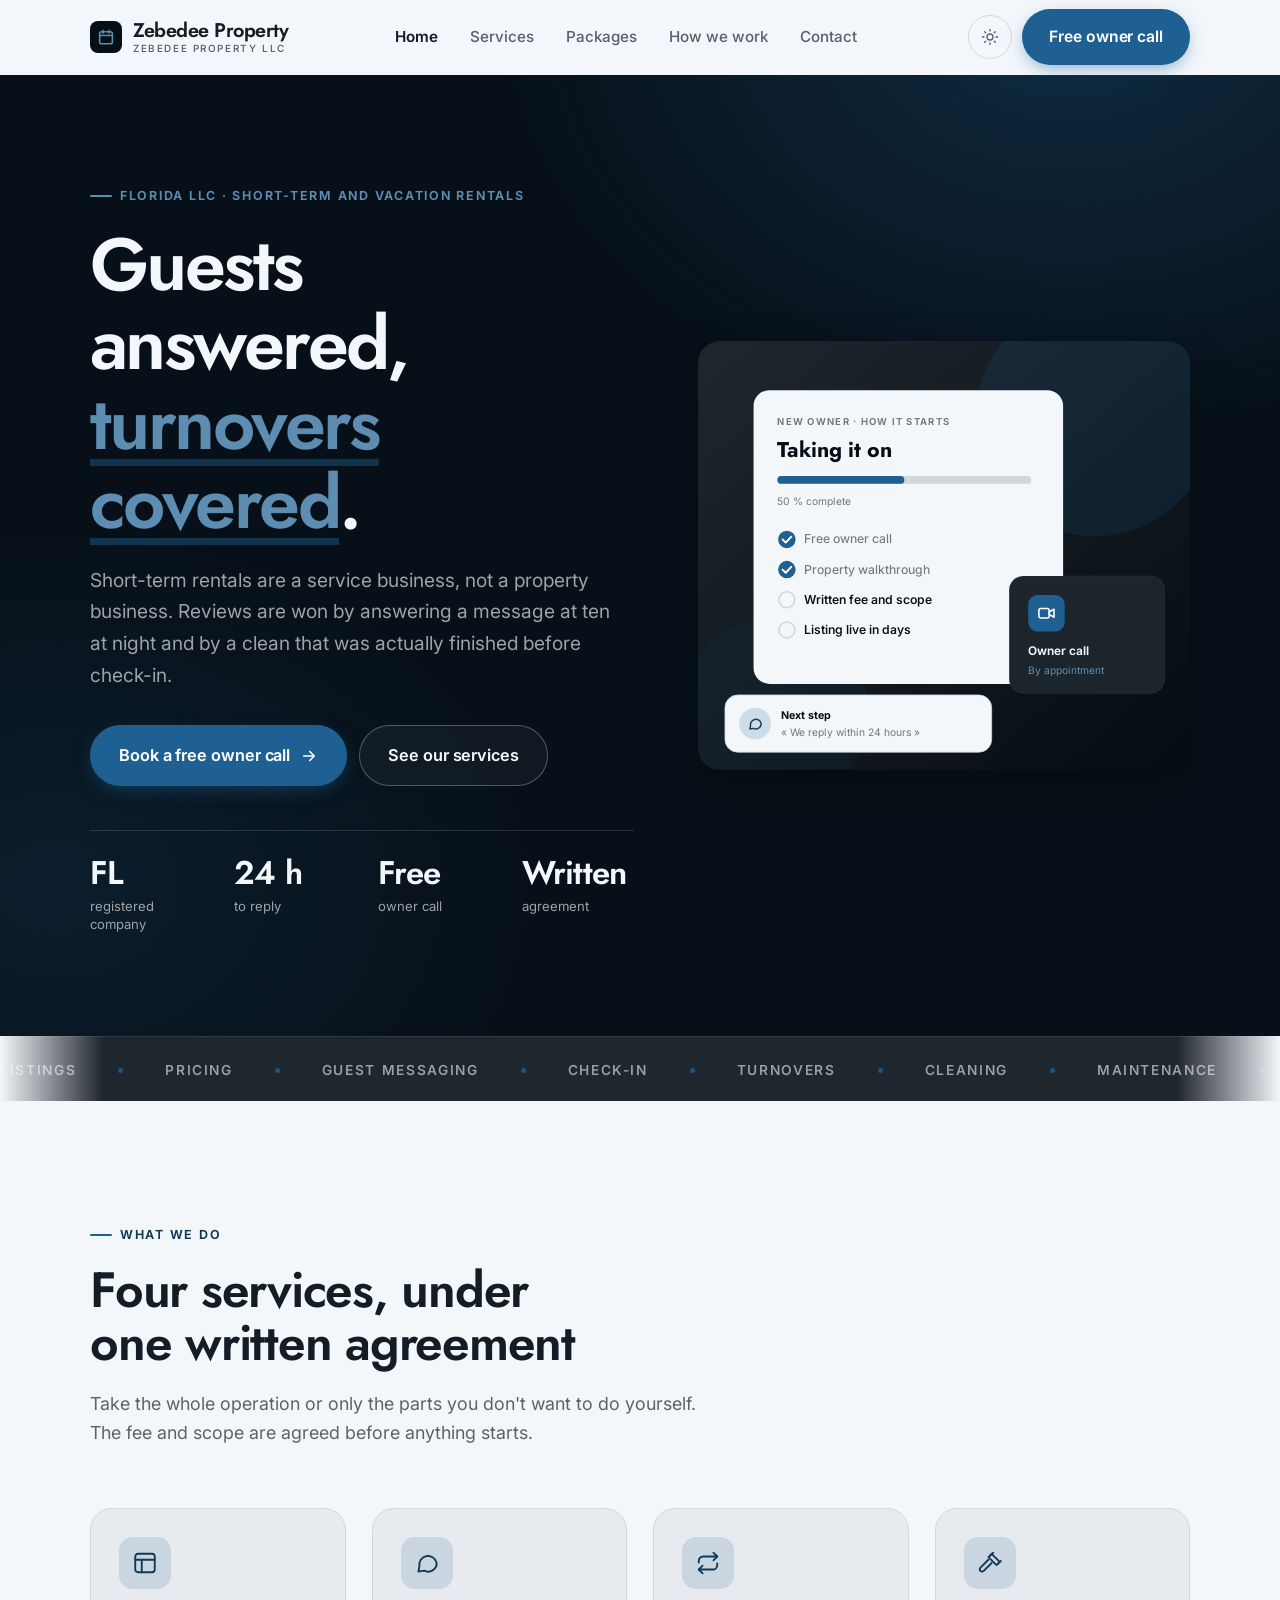
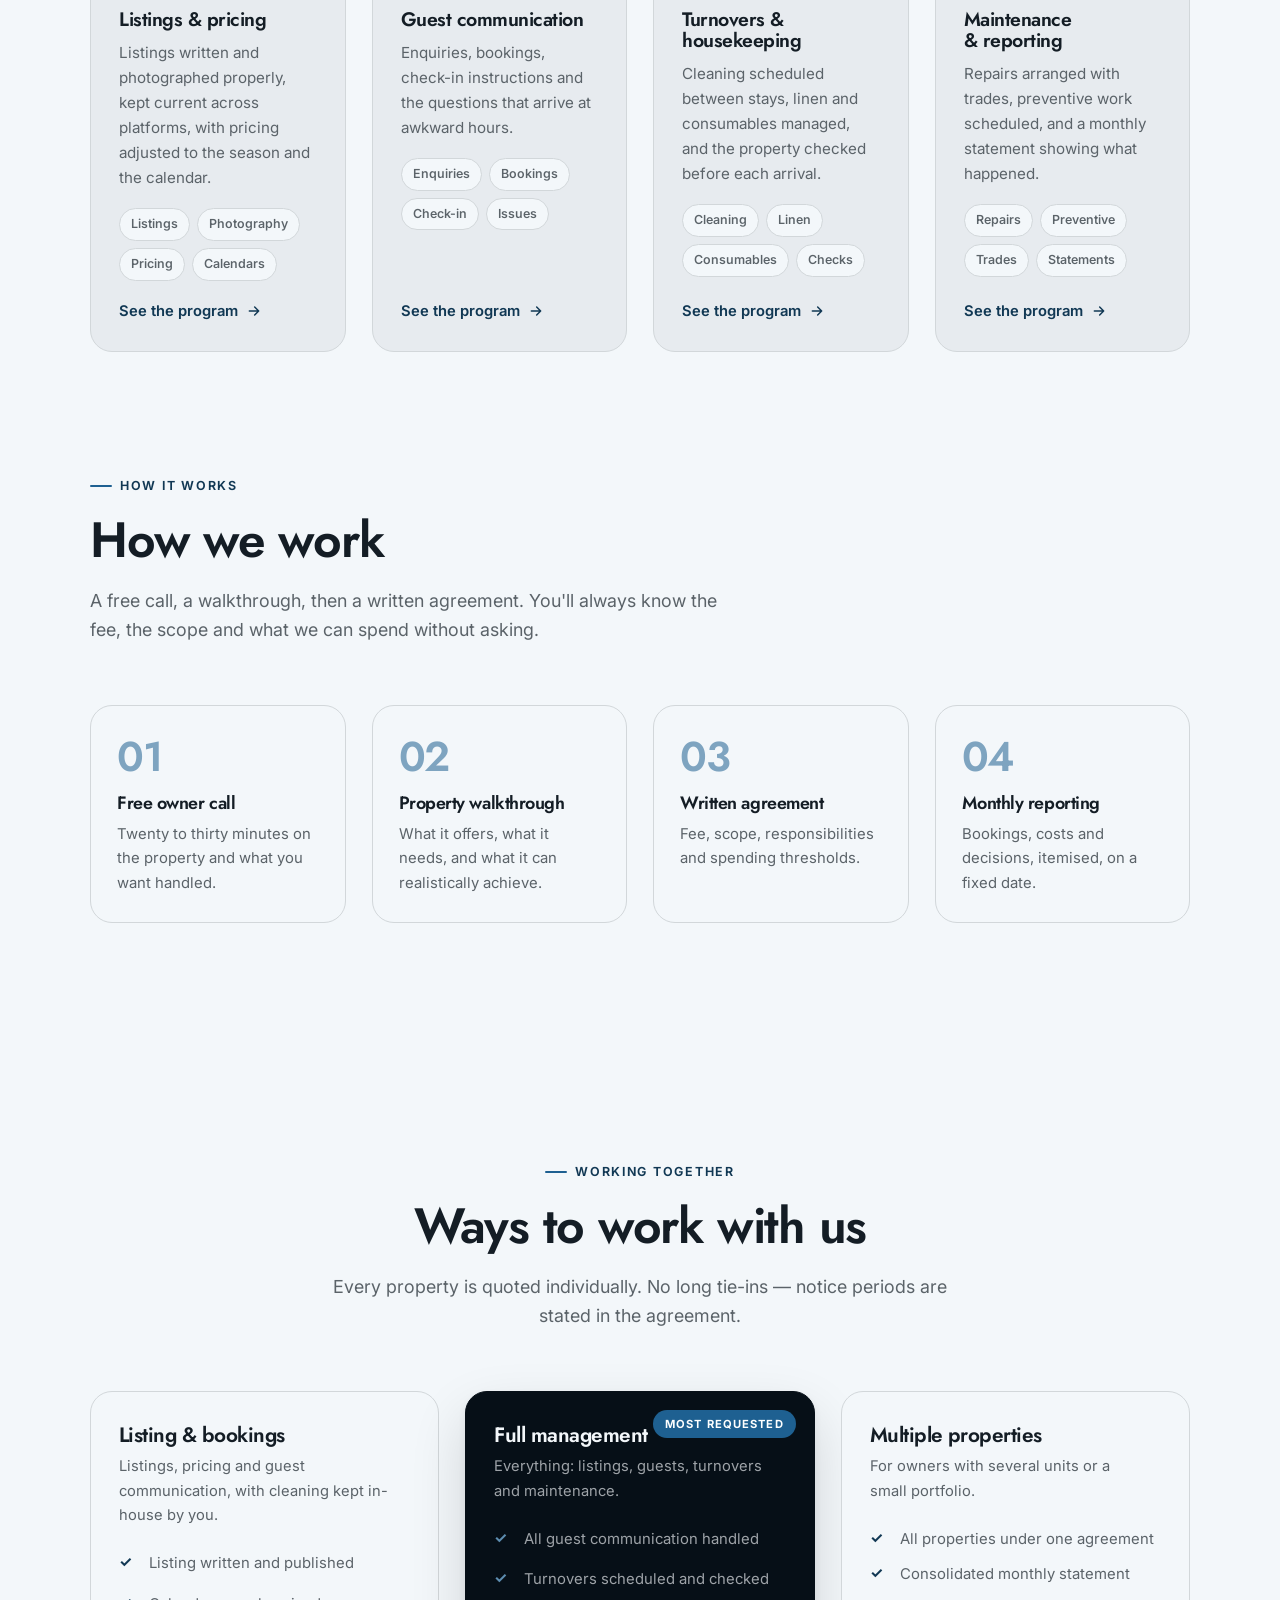
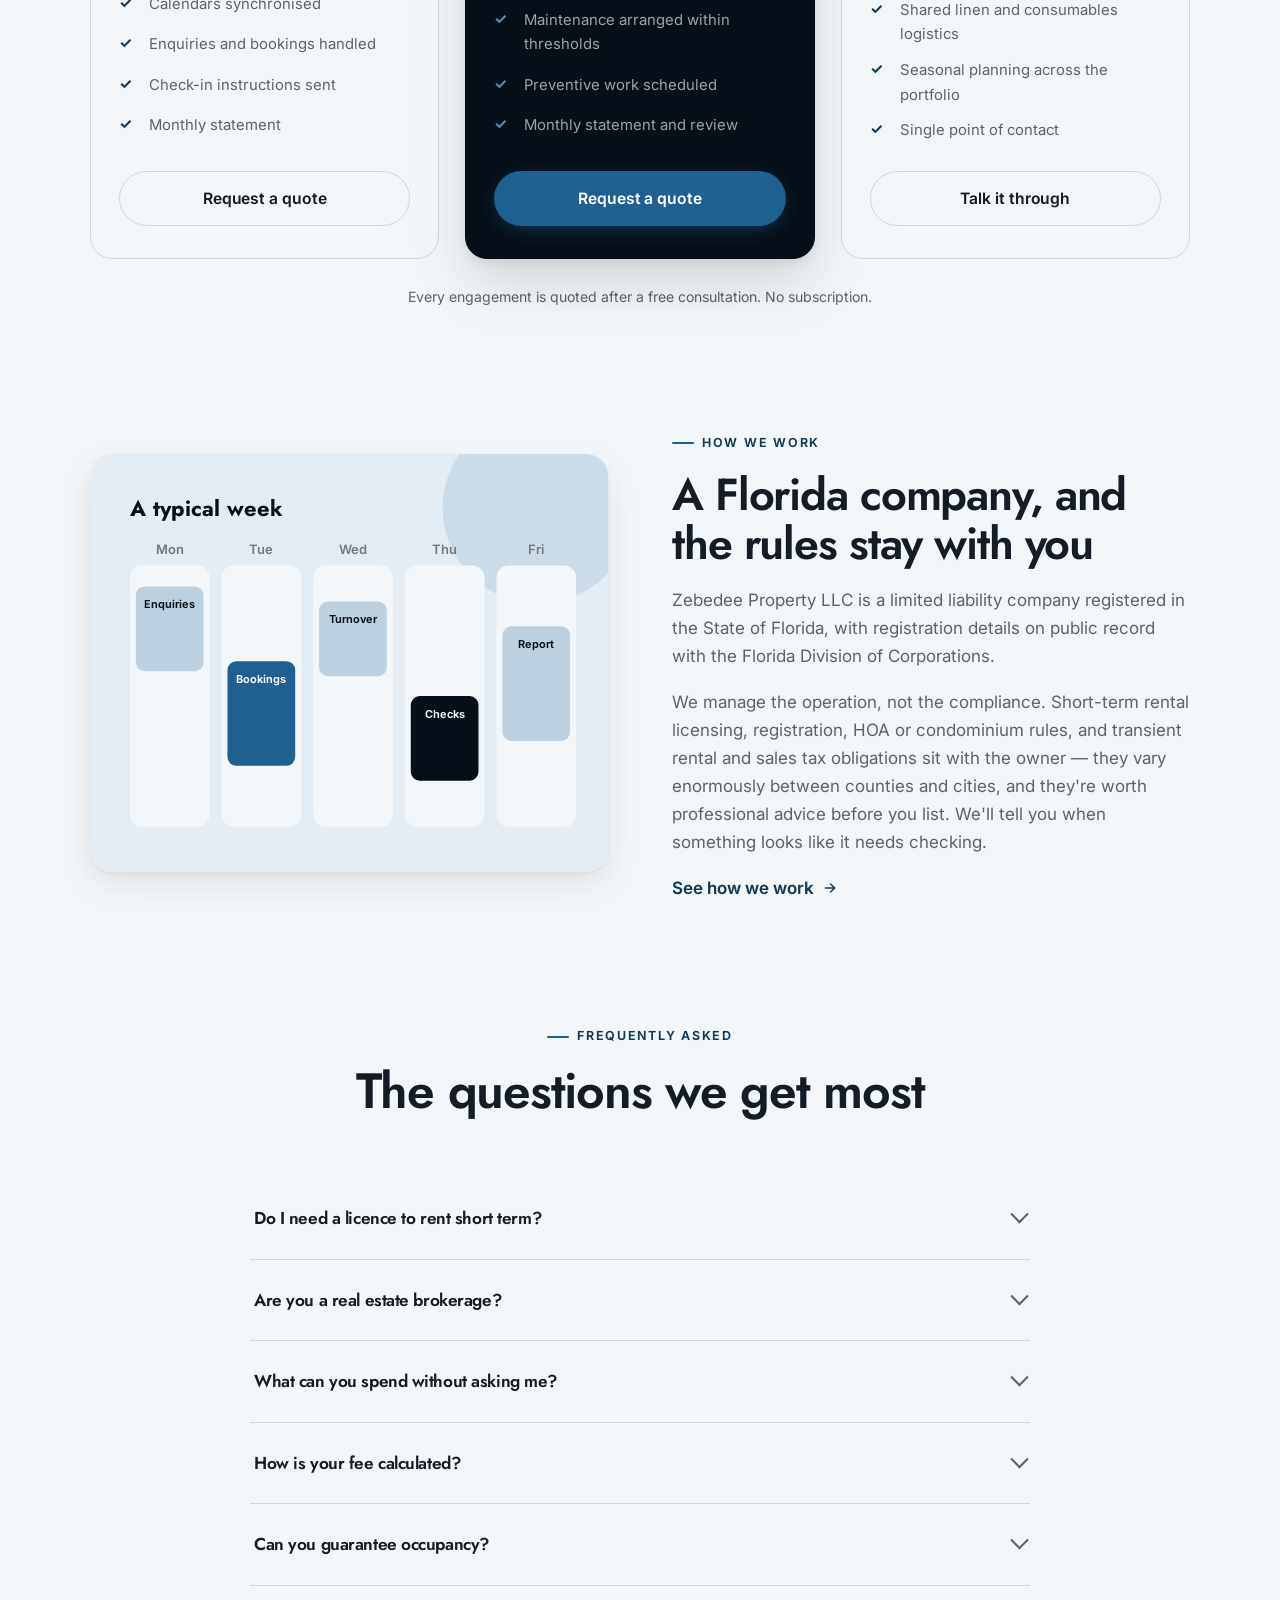
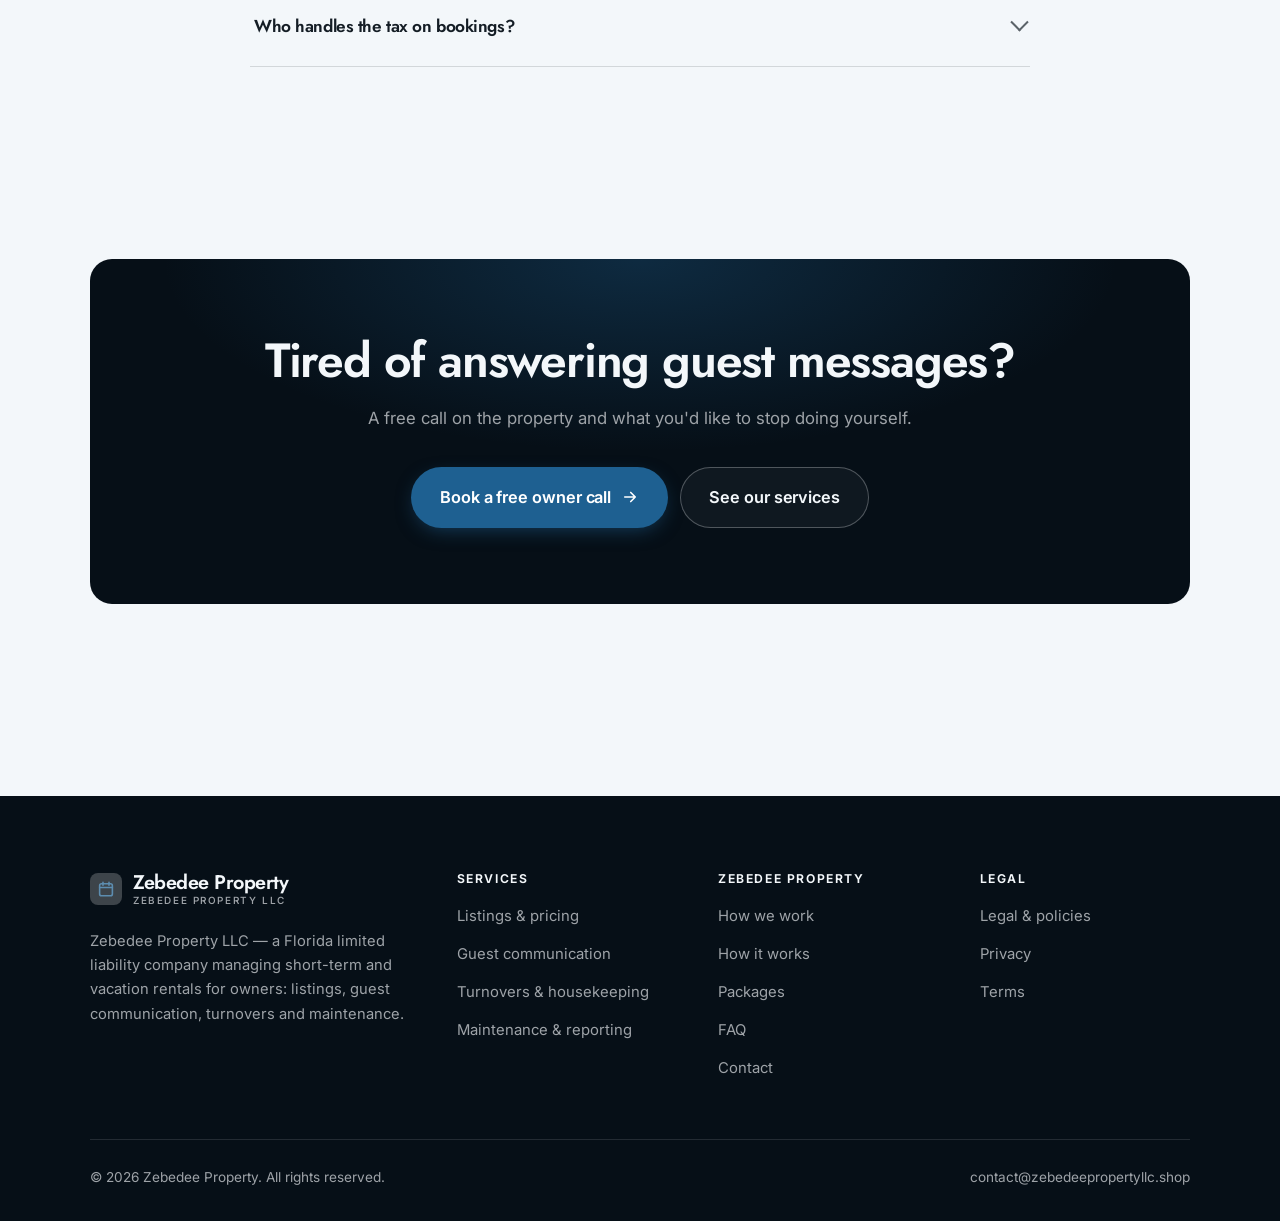
<file: index.html>
<!DOCTYPE html>
<html lang="en" class="no-js">
<head>
<meta charset="utf-8">
<meta name="viewport" content="width=device-width, initial-scale=1">
<title>Zebedee Property LLC — short-term and vacation rental management</title>
<meta name="description" content="Zebedee Property LLC, a Florida company managing short-term and vacation rentals for owners: listings and pricing, guest communication, turnovers, maintenance and owner reporting.">
<link rel="canonical" href="https://zebedeepropertyllc.shop/">

<meta property="og:type" content="website">
<meta property="og:url" content="https://zebedeepropertyllc.shop/">
<meta property="og:site_name" content="Zebedee Property">
<meta property="og:locale" content="en_US">
<meta property="og:title" content="Zebedee Property LLC — short-term and vacation rental management">
<meta property="og:description" content="Zebedee Property LLC, a Florida company managing short-term and vacation rentals for owners: listings and pricing, guest communication, turnovers, maintenance and owner reporting.">
<meta name="theme-color" content="#060f17">

<link rel="icon" href="assets/img/favicon.svg" type="image/svg+xml">
<link rel="preconnect" href="https://fonts.googleapis.com">
<link rel="preconnect" href="https://fonts.gstatic.com" crossorigin>
<link rel="stylesheet" href="https://fonts.googleapis.com/css2?family=Jost:wght@400..700&family=Inter:wght@400..700&display=swap">
<link rel="stylesheet" href="assets/css/style.css">

<!-- Thème appliqué avant le premier rendu (évite le flash) -->
<script>
document.documentElement.classList.remove('no-js');
(function(){try{var t=localStorage.getItem('site-theme');if(t){document.documentElement.setAttribute('data-theme',t);}}catch(e){}})();
</script>
<script type="application/ld+json">
{
  "@context": "https://schema.org",
  "@type": "Organization",
  "name": "Zebedee Property",
  "url": "https://zebedeepropertyllc.shop/",
  "email": "contact@zebedeepropertyllc.shop",
  "description": "Zebedee Property LLC, a Florida company managing short-term and vacation rentals for owners: listings and pricing, guest communication, turnovers, maintenance and owner reporting.",
  "areaServed": "US",
  "knowsLanguage": "en"
}
</script>
</head>

<body>
<a class="skip-link" href="#main">Skip to main content</a>

<header class="site-header">
  <nav class="wrap nav" aria-label="Main navigation">
    <a class="brand" href="index.html">
      <svg class="brand__mark" viewBox="0 0 64 64" aria-hidden="true">
        <rect class="bm-bg" width="64" height="64" rx="16"/>
        <g class="bm-ic" transform="translate(14 14) scale(1.5)" fill="none" stroke-width="2.1" stroke-linecap="round" stroke-linejoin="round"><rect x="3.5" y="5" width="17" height="16" rx="2.5"/><path d="M8 3v4M16 3v4M3.5 10h17"/></g>
      </svg>
      <span>Zebedee Property<span class="brand__sub">Zebedee Property LLC</span></span>
    </a>

    <ul class="nav__links" id="nav-links">
      <li><a href="index.html" aria-current="page">Home</a></li>
      <li><a href="programs.html">Services</a></li>
      <li><a href="index.html#pricing">Packages</a></li>
      <li><a href="about.html">How we work</a></li>
      <li><a href="contact.html">Contact</a></li>
      <li><a class="btn btn--primary" href="contact.html">Free owner call</a></li>
    </ul>

    <div class="nav__cta">
      <button class="theme-toggle" type="button" aria-label="Switch to dark theme">
        <svg class="icon-sun" viewBox="0 0 24 24" fill="none" stroke="currentColor" stroke-width="1.8" stroke-linecap="round" aria-hidden="true"><circle cx="12" cy="12" r="4"/><path d="M12 2v2m0 16v2M2 12h2m16 0h2M4.9 4.9l1.4 1.4m11.4 11.4 1.4 1.4M19.1 4.9l-1.4 1.4M6.3 17.7l-1.4 1.4"/></svg>
        <svg class="icon-moon" viewBox="0 0 24 24" fill="none" stroke="currentColor" stroke-width="1.8" stroke-linecap="round" stroke-linejoin="round" aria-hidden="true"><path d="M21 12.8A9 9 0 1 1 11.2 3a7 7 0 0 0 9.8 9.8z"/></svg>
      </button>
      <a class="btn btn--primary" href="contact.html">Free owner call</a>
      <button class="nav__toggle" type="button" aria-expanded="false" aria-controls="nav-links" aria-label="Open menu">
        <svg class="icon-open" viewBox="0 0 24 24" fill="none" stroke="currentColor" stroke-width="2" stroke-linecap="round" aria-hidden="true"><path d="M3 6h18M3 12h18M3 18h18"/></svg>
        <svg class="icon-close" viewBox="0 0 24 24" fill="none" stroke="currentColor" stroke-width="2" stroke-linecap="round" aria-hidden="true"><path d="M6 6l12 12M18 6L6 18"/></svg>
      </button>
    </div>
  </nav>
</header>

<main id="main">

<section class="hero">
  <div class="wrap hero__inner">
    <div>
      <span class="eyebrow hero__eyebrow">Florida LLC · Short-term and vacation rentals</span>
      <h1>Guests answered,<br> <em>turnovers covered</em>.</h1>
      <p class="hero__lede">Short-term rentals are a service business, not a property business. Reviews are won by answering a message at ten at night and by a clean that was actually finished before check-in.</p>

      <div class="hero__actions">
        <a class="btn btn--primary btn--lg" href="contact.html">Book a free owner call <svg viewBox="0 0 24 24" fill="none" stroke="currentColor" stroke-width="2.2" stroke-linecap="round" stroke-linejoin="round" aria-hidden="true"><path d="M5 12h14M13 6l6 6-6 6"/></svg></a>
        <a class="btn btn--on-dark btn--lg" href="programs.html">See our services</a>
      </div>

      <ul class="hero__proof">
        <li><span class="stat__num">FL</span><span class="stat__label">registered company</span></li>
        <li><span class="stat__num">24 h</span><span class="stat__label">to reply</span></li>
        <li><span class="stat__num">Free</span><span class="stat__label">owner call</span></li>
        <li><span class="stat__num">Written</span><span class="stat__label">agreement</span></li>
      </ul>
    </div>

    <div class="hero__art">
      <svg viewBox="0 0 620 540" role="img" aria-label="How onboarding with Zebedee Property works, from owner call to a live listing.">
        <defs>
          <linearGradient id="hbg" x1="0" y1="0" x2="1" y2="1">
            <stop offset="0" stop-color="#1f272e"/><stop offset="1" stop-color="#050c12"/>
          </linearGradient>
        </defs>
        <rect width="620" height="540" rx="22" fill="url(#hbg)"/>
        <circle cx="500" cy="96" r="150" fill="#1e6091" opacity=".16"/>
        <circle cx="96" cy="470" r="120" fill="#1e6091" opacity=".08"/>

        <g style="font-family: var(--font-body)">
          <!-- Carte programme -->
          <rect x="70" y="62" width="390" height="370" rx="20" fill="#f3f7fa"/>
          <text x="100" y="106" font-size="12" font-weight="650" letter-spacing="1.6" fill="#71777d">NEW OWNER · HOW IT STARTS</text>
          <text x="100" y="146" font-size="27" font-weight="700" fill="#060f17" style="font-family: var(--font-display)">Taking it on</text>
          <rect x="100" y="170" width="320" height="10" rx="5" fill="#d2d7da"/>
          <rect x="100" y="170" width="160" height="10" rx="5" fill="#1e6091"/>
          <text x="100" y="206" font-size="13" fill="#71777d">50 % complete</text>
          <circle cx="112" cy="250" r="11" fill="#1e6091"/><path d="M106.5 250l4 4 7-7.5" fill="none" stroke="#ffffff" stroke-width="2.4" stroke-linecap="round" stroke-linejoin="round"/><text x="134" y="255" font-size="15.5" fill="#71777d" font-weight="450">Free owner call</text>
          <circle cx="112" cy="288" r="11" fill="#1e6091"/><path d="M106.5 288l4 4 7-7.5" fill="none" stroke="#ffffff" stroke-width="2.4" stroke-linecap="round" stroke-linejoin="round"/><text x="134" y="293" font-size="15.5" fill="#71777d" font-weight="450">Property walkthrough</text>
          <circle cx="112" cy="326" r="10" fill="none" stroke="#d2d7da" stroke-width="2"/><text x="134" y="331" font-size="15.5" fill="#060f17" font-weight="560">Written fee and scope</text>
          <circle cx="112" cy="364" r="10" fill="none" stroke="#d2d7da" stroke-width="2"/><text x="134" y="369" font-size="15.5" fill="#060f17" font-weight="560">Listing live in days</text>

          <!-- Carte séance -->
          <rect x="392" y="296" width="196" height="148" rx="18" fill="#1c252c" stroke="#ffffff" stroke-opacity=".08"/>
          <rect x="416" y="320" width="46" height="46" rx="12" fill="#1e6091"/>
          <g transform="translate(427 331)" fill="none" stroke="#ffffff" color="#ffffff" stroke-width="2" stroke-linecap="round" stroke-linejoin="round"><rect x="2.5" y="6" width="13" height="12" rx="2.5"/><path d="M15.5 10.5 21.5 7v10l-6-3.5z"/></g>
          <text x="416" y="396" font-size="15" font-weight="650" fill="#f3f7fa">Owner call</text>
          <text x="416" y="420" font-size="13" fill="#5d8db0">By appointment</text>

          <!-- Retour du coach -->
          <rect x="34" y="446" width="336" height="72" rx="16" fill="#f3f7fa" stroke="#d2d7da"/>
          <circle cx="72" cy="482" r="20" fill="#cddce7"/>
          <g transform="translate(62 472) scale(.84)" fill="none" stroke="#143e5e" stroke-width="2.2" stroke-linecap="round" stroke-linejoin="round"><path d="M21 12a8 8 0 0 1-11.6 7.1L4 20l1-4.6A8 8 0 1 1 21 12z"/></g>
          <text x="104" y="476" font-size="13.5" font-weight="700" fill="#060f17">Next step</text>
          <text x="104" y="498" font-size="13" fill="#71777d">« We reply within 24 hours »</text>
        </g>
      </svg>
    </div>
  </div>
</section>

<div class="marquee" aria-hidden="true">
  <div class="marquee__track"><span>Listings</span><span>Pricing</span><span>Guest messaging</span><span>Check-in</span><span>Turnovers</span><span>Cleaning</span><span>Maintenance</span><span>Reviews</span><span>Reporting</span><span>Owner statements</span><span>Listings</span><span>Pricing</span><span>Guest messaging</span><span>Check-in</span><span>Turnovers</span><span>Cleaning</span><span>Maintenance</span><span>Reviews</span><span>Reporting</span><span>Owner statements</span></div>
</div>

<section class="section wrap" id="programs">
  <div class="section-head reveal">
    <span class="eyebrow">What we do</span>
    <h2>Four services, under one written agreement</h2>
    <p>Take the whole operation or only the parts you don't want to do yourself. The fee and scope are agreed before anything starts.</p>
  </div>
  <div class="grid grid--4 reveal-group">
    <a class="card" href="programs.html#listings">
      <div class="card__icon"><svg viewBox="0 0 24 24" fill="none" stroke="currentColor" stroke-width="1.7" stroke-linecap="round" stroke-linejoin="round" aria-hidden="true"><rect x="3" y="3.5" width="18" height="17" rx="2.5"/><path d="M3 9h18M9 9v11.5"/></svg></div>
      <h3>Listings &amp; pricing</h3>
      <p>Listings written and photographed properly, kept current across platforms, with pricing adjusted to the season and the calendar.</p>
      <ul class="tags"><li>Listings</li><li>Photography</li><li>Pricing</li><li>Calendars</li></ul>
      <span class="arrow-link">See the program <svg viewBox="0 0 24 24" fill="none" stroke="currentColor" stroke-width="2.2" stroke-linecap="round" stroke-linejoin="round" aria-hidden="true"><path d="M5 12h14M13 6l6 6-6 6"/></svg></span>
    </a>
    <a class="card" href="programs.html#guests">
      <div class="card__icon"><svg viewBox="0 0 24 24" fill="none" stroke="currentColor" stroke-width="1.7" stroke-linecap="round" stroke-linejoin="round" aria-hidden="true"><path d="M21 12a8 8 0 0 1-11.6 7.1L4 20l1-4.6A8 8 0 1 1 21 12z"/></svg></div>
      <h3>Guest communication</h3>
      <p>Enquiries, bookings, check-in instructions and the questions that arrive at awkward hours.</p>
      <ul class="tags"><li>Enquiries</li><li>Bookings</li><li>Check-in</li><li>Issues</li></ul>
      <span class="arrow-link">See the program <svg viewBox="0 0 24 24" fill="none" stroke="currentColor" stroke-width="2.2" stroke-linecap="round" stroke-linejoin="round" aria-hidden="true"><path d="M5 12h14M13 6l6 6-6 6"/></svg></span>
    </a>
    <a class="card" href="programs.html#turnovers">
      <div class="card__icon"><svg viewBox="0 0 24 24" fill="none" stroke="currentColor" stroke-width="1.7" stroke-linecap="round" stroke-linejoin="round" aria-hidden="true"><path d="M17 2.5l3.5 3.5L17 9.5"/><path d="M3.5 11.5V10A4 4 0 0 1 7.5 6h13M7 21.5 3.5 18 7 14.5"/><path d="M20.5 12.5V14a4 4 0 0 1-4 4h-13"/></svg></div>
      <h3>Turnovers &amp; housekeeping</h3>
      <p>Cleaning scheduled between stays, linen and consumables managed, and the property checked before each arrival.</p>
      <ul class="tags"><li>Cleaning</li><li>Linen</li><li>Consumables</li><li>Checks</li></ul>
      <span class="arrow-link">See the program <svg viewBox="0 0 24 24" fill="none" stroke="currentColor" stroke-width="2.2" stroke-linecap="round" stroke-linejoin="round" aria-hidden="true"><path d="M5 12h14M13 6l6 6-6 6"/></svg></span>
    </a>
    <a class="card" href="programs.html#maintenance">
      <div class="card__icon"><svg viewBox="0 0 24 24" fill="none" stroke="currentColor" stroke-width="1.7" stroke-linecap="round" stroke-linejoin="round" aria-hidden="true"><path d="M13.5 3.5 21 11l-3 3-7.5-7.5z"/><path d="M10.5 9 3.2 16.3a2.1 2.1 0 0 0 3 3L13.5 12"/><path d="M15 2.5 12 5.5M19.5 12.5 22 10"/></svg></div>
      <h3>Maintenance &amp; reporting</h3>
      <p>Repairs arranged with trades, preventive work scheduled, and a monthly statement showing what happened.</p>
      <ul class="tags"><li>Repairs</li><li>Preventive</li><li>Trades</li><li>Statements</li></ul>
      <span class="arrow-link">See the program <svg viewBox="0 0 24 24" fill="none" stroke="currentColor" stroke-width="2.2" stroke-linecap="round" stroke-linejoin="round" aria-hidden="true"><path d="M5 12h14M13 6l6 6-6 6"/></svg></span>
    </a>
  </div>
</section>

<section class="section section--flush wrap" id="how-it-works">
  <div class="section-head reveal">
    <span class="eyebrow">How it works</span>
    <h2>How we work</h2>
    <p>A free call, a walkthrough, then a written agreement. You'll always know the fee, the scope and what we can spend without asking.</p>
  </div>
  <div class="grid grid--4 steps reveal-group">
    <article class="step">
      <h3>Free owner call</h3>
      <p>Twenty to thirty minutes on the property and what you want handled.</p>
    </article>
    <article class="step">
      <h3>Property walkthrough</h3>
      <p>What it offers, what it needs, and what it can realistically achieve.</p>
    </article>
    <article class="step">
      <h3>Written agreement</h3>
      <p>Fee, scope, responsibilities and spending thresholds.</p>
    </article>
    <article class="step">
      <h3>Monthly reporting</h3>
      <p>Bookings, costs and decisions, itemised, on a fixed date.</p>
    </article>
  </div>
</section>

<section class="section wrap" id="pricing">
  <div class="section-head section-head--center reveal">
    <span class="eyebrow">Working together</span>
    <h2>Ways to work with us</h2>
    <p>Every property is quoted individually. No long tie-ins — notice periods are stated in the agreement.</p>
  </div>
  <div class="grid grid--3 plans reveal-group">
    <article class="plan">
      
      <h3>Listing &amp; bookings</h3>
      <p class="plan__desc">Listings, pricing and guest communication, with cleaning kept in-house by you.</p>
      
      <ul class="plan__features">
        <li>Listing written and published</li>
        <li>Calendars synchronised</li>
        <li>Enquiries and bookings handled</li>
        <li>Check-in instructions sent</li>
        <li>Monthly statement</li>
      </ul>
      <a class="btn btn--ghost btn--block" href="contact.html">Request a quote</a>
    </article>
    <article class="plan plan--featured">
      <span class="plan__tag">Most requested</span>
      <h3>Full management</h3>
      <p class="plan__desc">Everything: listings, guests, turnovers and maintenance.</p>
      
      <ul class="plan__features">
        <li>All guest communication handled</li>
        <li>Turnovers scheduled and checked</li>
        <li>Maintenance arranged within thresholds</li>
        <li>Preventive work scheduled</li>
        <li>Monthly statement and review</li>
      </ul>
      <a class="btn btn--primary btn--block" href="contact.html">Request a quote</a>
    </article>
    <article class="plan">
      
      <h3>Multiple properties</h3>
      <p class="plan__desc">For owners with several units or a small portfolio.</p>
      
      <ul class="plan__features">
        <li>All properties under one agreement</li>
        <li>Consolidated monthly statement</li>
        <li>Shared linen and consumables logistics</li>
        <li>Seasonal planning across the portfolio</li>
        <li>Single point of contact</li>
      </ul>
      <a class="btn btn--ghost btn--block" href="contact.html">Talk it through</a>
    </article>
  </div>
  <p class="plans-note">Every engagement is quoted after a free consultation. No subscription.</p>
</section>

<section class="section section--flush wrap">
  <div class="split reveal">
    <div class="split__art">
      <svg viewBox="0 0 520 420" role="img" aria-label="Example of a typical week: Enquiries, Bookings, Turnover, Checks, Report.">
        <rect width="520" height="420" rx="20" fill="#e4ecf3"/>
        <circle cx="450" cy="54" r="96" fill="#1e6091" opacity=".12"/>
        <g style="font-family: var(--font-body)">
        <text x="40" y="62" font-size="22" font-weight="700" fill="#060f17" style="font-family: var(--font-display)">A typical week</text>
        <text x="80" y="100" text-anchor="middle" font-size="13" font-weight="600" fill="#71777d">Mon</text>
        <rect x="40" y="112" width="80" height="262" rx="12" fill="#f3f7fa"/>
        <rect x="46" y="133" width="68" height="85" rx="9" fill="#bcd0df"/>
        <text x="80" y="155" text-anchor="middle" font-size="11" font-weight="650" fill="#060f17">Enquiries</text>
        <text x="172" y="100" text-anchor="middle" font-size="13" font-weight="600" fill="#71777d">Tue</text>
        <rect x="132" y="112" width="80" height="262" rx="12" fill="#f3f7fa"/>
        <rect x="138" y="208" width="68" height="105" rx="9" fill="#1e6091"/>
        <text x="172" y="230" text-anchor="middle" font-size="11" font-weight="650" fill="#ffffff">Bookings</text>
        <text x="264" y="100" text-anchor="middle" font-size="13" font-weight="600" fill="#71777d">Wed</text>
        <rect x="224" y="112" width="80" height="262" rx="12" fill="#f3f7fa"/>
        <rect x="230" y="148" width="68" height="75" rx="9" fill="#bcd0df"/>
        <text x="264" y="170" text-anchor="middle" font-size="11" font-weight="650" fill="#060f17">Turnover</text>
        <text x="356" y="100" text-anchor="middle" font-size="13" font-weight="600" fill="#71777d">Thu</text>
        <rect x="316" y="112" width="80" height="262" rx="12" fill="#f3f7fa"/>
        <rect x="322" y="243" width="68" height="85" rx="9" fill="#060f17"/>
        <text x="356" y="265" text-anchor="middle" font-size="11" font-weight="650" fill="#f3f7fa">Checks</text>
        <text x="448" y="100" text-anchor="middle" font-size="13" font-weight="600" fill="#71777d">Fri</text>
        <rect x="408" y="112" width="80" height="262" rx="12" fill="#f3f7fa"/>
        <rect x="414" y="173" width="68" height="115" rx="9" fill="#bcd0df"/>
        <text x="448" y="195" text-anchor="middle" font-size="11" font-weight="650" fill="#060f17">Report</text>
        </g>
      </svg>
    </div>
    <div>
      <span class="eyebrow">How we work</span>
      <h2>A Florida company, and the rules stay with you</h2>
      <p>Zebedee Property LLC is a limited liability company registered in the State of Florida, with registration details on public record with the Florida Division of Corporations.</p>
      <p>We manage the operation, not the compliance. Short-term rental licensing, registration, HOA or condominium rules, and transient rental and sales tax obligations sit with the owner — they vary enormously between counties and cities, and they're worth professional advice before you list. We'll tell you when something looks like it needs checking.</p>
      <p><a class="arrow-link" href="about.html">See how we work <svg viewBox="0 0 24 24" fill="none" stroke="currentColor" stroke-width="2.2" stroke-linecap="round" stroke-linejoin="round" aria-hidden="true"><path d="M5 12h14M13 6l6 6-6 6"/></svg></a></p>
    </div>
  </div>
</section>

<section class="section section--flush wrap" id="faq">
  <div class="section-head section-head--center reveal">
    <span class="eyebrow">Frequently asked</span>
    <h2>The questions we get most</h2>
  </div>
  <div class="faq reveal">
    <details>
      <summary>Do I need a licence to rent short term?</summary>
      <p>Often yes, and it depends on your city, county and sometimes your HOA. That's the owner's responsibility, and it's worth confirming before the first booking rather than after.</p>
    </details>
    <details>
      <summary>Are you a real estate brokerage?</summary>
      <p>No. We manage the rental operation. We don't sell property, represent anyone in a transaction, or give legal or tax advice.</p>
    </details>
    <details>
      <summary>What can you spend without asking me?</summary>
      <p>Whatever threshold we agree in writing — commonly a small amount for urgent repairs. Anything above it comes to you first.</p>
    </details>
    <details>
      <summary>How is your fee calculated?</summary>
      <p>Quoted per property and set out in the agreement before anything starts. No percentage appears later that wasn't agreed.</p>
    </details>
    <details>
      <summary>Can you guarantee occupancy?</summary>
      <p>No, and nobody honest can. Rates and occupancy depend on season, location and the market. We'll give you a realistic view rather than an optimistic one.</p>
    </details>
    <details>
      <summary>Who handles the tax on bookings?</summary>
      <p>Transient rental and sales tax obligations are the owner's. Platforms collect some of it in some places and not others — take advice on your specific situation.</p>
    </details>
  </div>
</section>

<section class="wrap section--tight">
  <div class="cta-band reveal">
    <h2>Tired of answering guest messages?</h2>
    <p>A free call on the property and what you'd like to stop doing yourself.</p>
    <div class="hero__actions">
      <a class="btn btn--primary btn--lg" href="contact.html">Book a free owner call <svg viewBox="0 0 24 24" fill="none" stroke="currentColor" stroke-width="2.2" stroke-linecap="round" stroke-linejoin="round" aria-hidden="true"><path d="M5 12h14M13 6l6 6-6 6"/></svg></a>
      <a class="btn btn--on-dark btn--lg" href="programs.html">See our services</a>
    </div>
  </div>
</section>

</main>

<footer class="site-footer">
  <div class="wrap">
    <div class="footer__grid">
      <div class="footer__brand">
        <a class="brand" href="index.html">
          <svg class="brand__mark" viewBox="0 0 64 64" aria-hidden="true">
        <rect class="bm-bg" width="64" height="64" rx="16"/>
        <g class="bm-ic" transform="translate(14 14) scale(1.5)" fill="none" stroke-width="2.1" stroke-linecap="round" stroke-linejoin="round"><rect x="3.5" y="5" width="17" height="16" rx="2.5"/><path d="M8 3v4M16 3v4M3.5 10h17"/></g>
      </svg>
          <span>Zebedee Property<span class="brand__sub">Zebedee Property LLC</span></span>
        </a>
        <p>Zebedee Property LLC — a Florida limited liability company managing short-term and vacation rentals for owners: listings, guest communication, turnovers and maintenance.</p>
      </div>

      <div class="footer__col">
        <h4>Services</h4>
        <ul>
          <li><a href="programs.html#listings">Listings &amp; pricing</a></li>
          <li><a href="programs.html#guests">Guest communication</a></li>
          <li><a href="programs.html#turnovers">Turnovers &amp; housekeeping</a></li>
          <li><a href="programs.html#maintenance">Maintenance &amp; reporting</a></li>
        </ul>
      </div>

      <div class="footer__col">
        <h4>Zebedee Property</h4>
        <ul>
          <li><a href="about.html">How we work</a></li>
          <li><a href="index.html#how-it-works">How it works</a></li>
          <li><a href="index.html#pricing">Packages</a></li>
          <li><a href="index.html#faq">FAQ</a></li>
          <li><a href="contact.html">Contact</a></li>
        </ul>
      </div>

      <div class="footer__col">
        <h4>Legal</h4>
        <ul>
          <li><a href="legal.html">Legal &amp; policies</a></li>
          <li><a href="legal.html#privacy">Privacy</a></li>
          <li><a href="legal.html#terms">Terms</a></li>
        </ul>
      </div>
    </div>

    <div class="footer__bottom">
      <p>© <span data-year>2026</span> Zebedee Property. All rights reserved.</p>
      <p><a href="mailto:contact@zebedeepropertyllc.shop">contact@zebedeepropertyllc.shop</a></p>
    </div>
  </div>
</footer>

<script src="assets/js/main.js" defer></script>
</body>
</html>
</file>
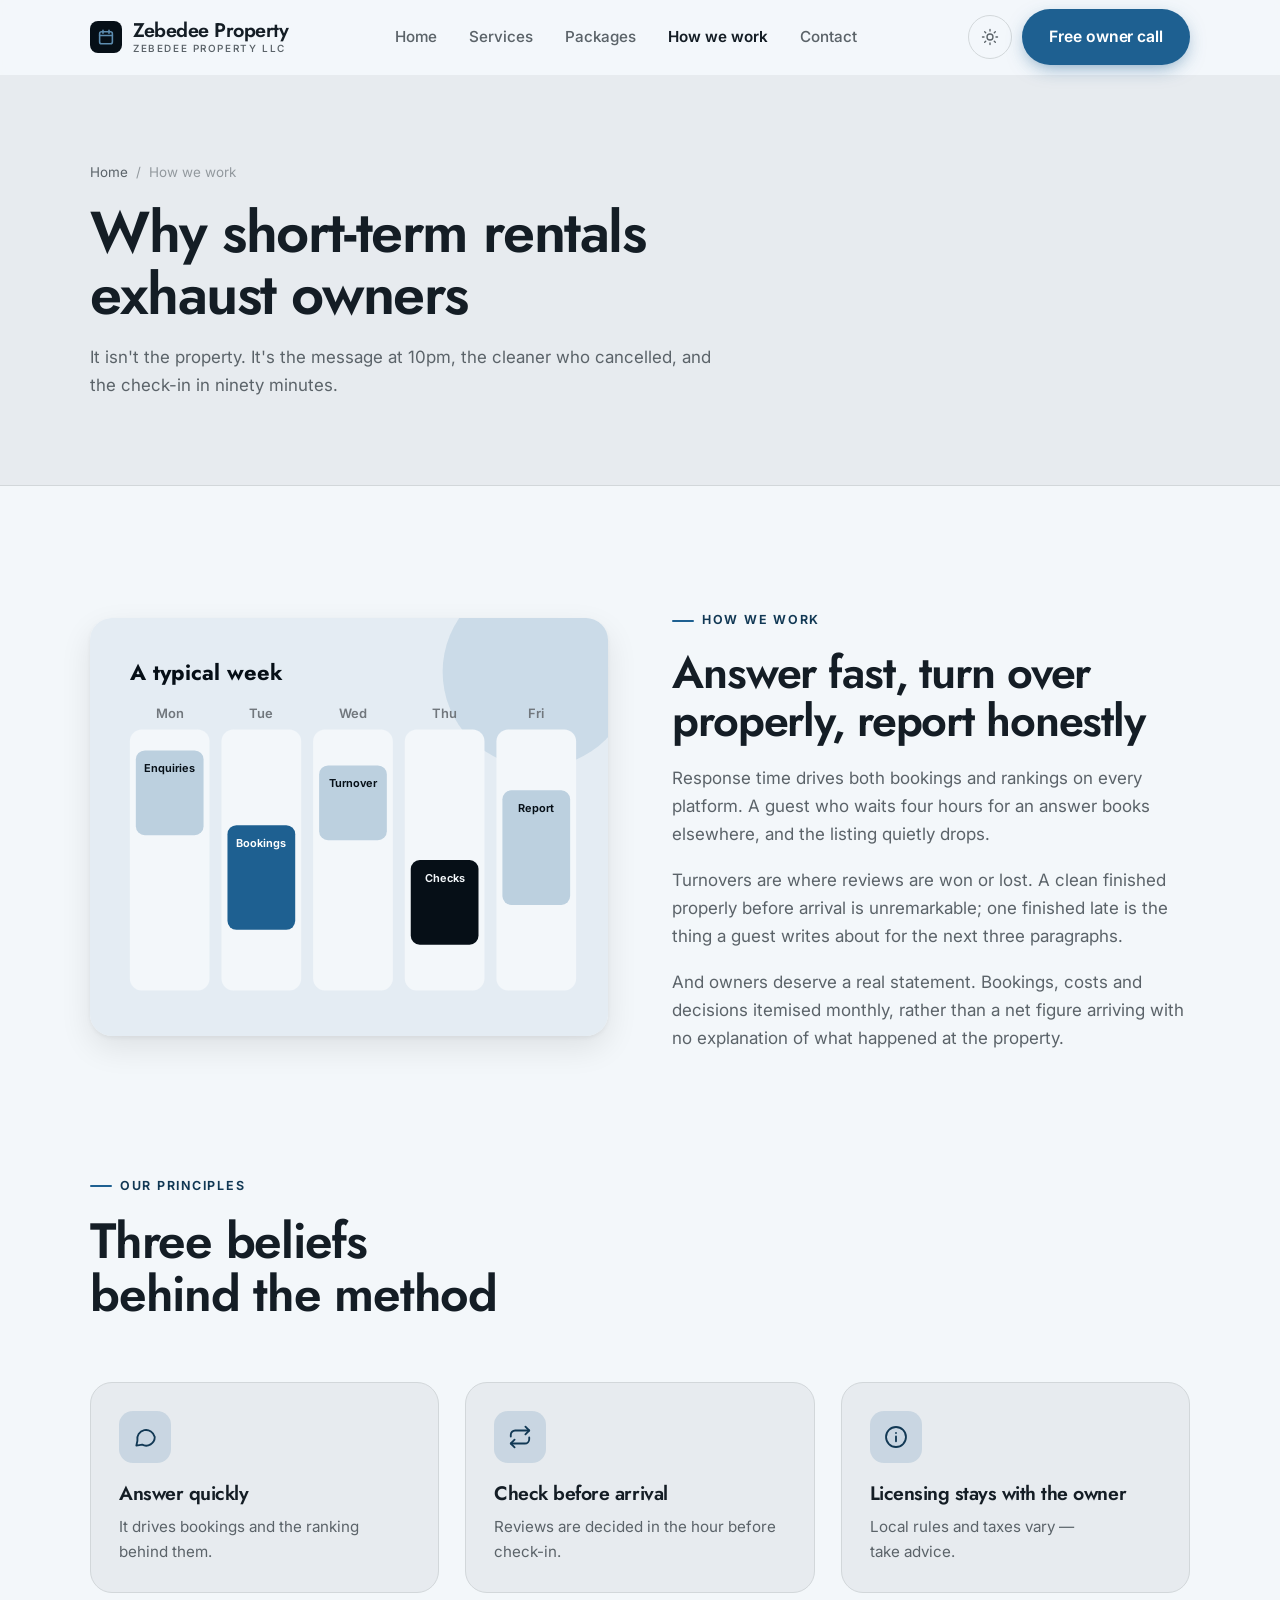
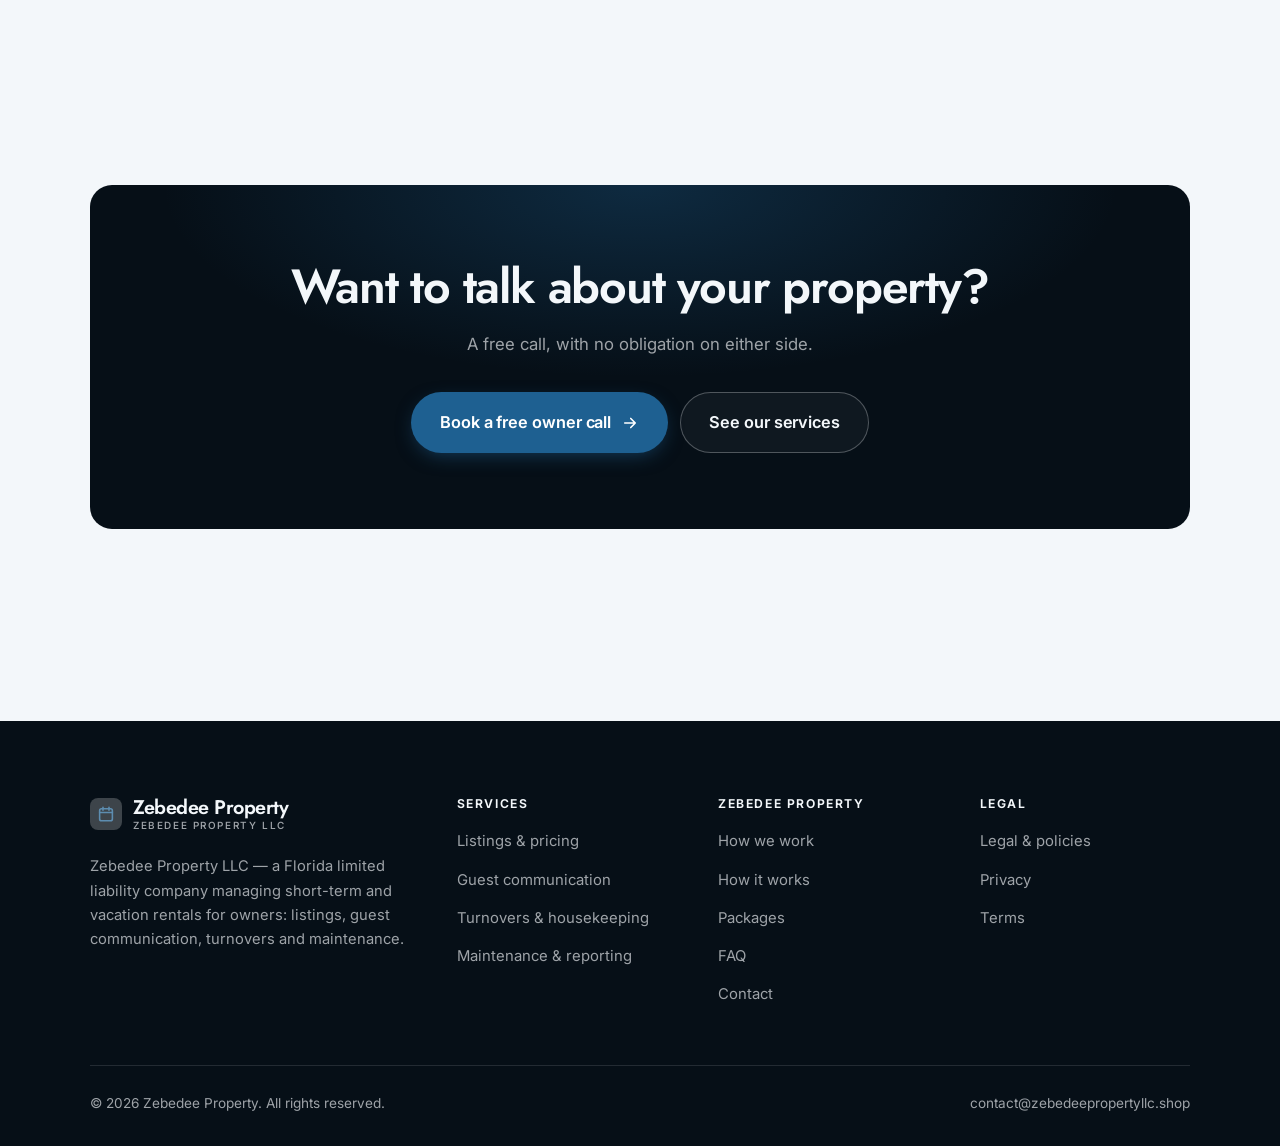
<file: about.html>
<!DOCTYPE html>
<html lang="en" class="no-js">
<head>
<meta charset="utf-8">
<meta name="viewport" content="width=device-width, initial-scale=1">
<title>How we work — Zebedee Property</title>
<meta name="description" content="About Zebedee Property LLC, a Florida limited liability company managing short-term rentals.">
<link rel="canonical" href="https://zebedeepropertyllc.shop/about.html">

<meta property="og:type" content="website">
<meta property="og:url" content="https://zebedeepropertyllc.shop/about.html">
<meta property="og:site_name" content="Zebedee Property">
<meta property="og:locale" content="en_US">
<meta property="og:title" content="How we work — Zebedee Property">
<meta property="og:description" content="About Zebedee Property LLC, a Florida limited liability company managing short-term rentals.">
<meta name="theme-color" content="#060f17">

<link rel="icon" href="assets/img/favicon.svg" type="image/svg+xml">
<link rel="preconnect" href="https://fonts.googleapis.com">
<link rel="preconnect" href="https://fonts.gstatic.com" crossorigin>
<link rel="stylesheet" href="https://fonts.googleapis.com/css2?family=Jost:wght@400..700&family=Inter:wght@400..700&display=swap">
<link rel="stylesheet" href="assets/css/style.css">

<!-- Thème appliqué avant le premier rendu (évite le flash) -->
<script>
document.documentElement.classList.remove('no-js');
(function(){try{var t=localStorage.getItem('site-theme');if(t){document.documentElement.setAttribute('data-theme',t);}}catch(e){}})();
</script>
</head>

<body>
<a class="skip-link" href="#main">Skip to main content</a>

<header class="site-header">
  <nav class="wrap nav" aria-label="Main navigation">
    <a class="brand" href="index.html">
      <svg class="brand__mark" viewBox="0 0 64 64" aria-hidden="true">
        <rect class="bm-bg" width="64" height="64" rx="16"/>
        <g class="bm-ic" transform="translate(14 14) scale(1.5)" fill="none" stroke-width="2.1" stroke-linecap="round" stroke-linejoin="round"><rect x="3.5" y="5" width="17" height="16" rx="2.5"/><path d="M8 3v4M16 3v4M3.5 10h17"/></g>
      </svg>
      <span>Zebedee Property<span class="brand__sub">Zebedee Property LLC</span></span>
    </a>

    <ul class="nav__links" id="nav-links">
      <li><a href="index.html">Home</a></li>
      <li><a href="programs.html">Services</a></li>
      <li><a href="index.html#pricing">Packages</a></li>
      <li><a href="about.html" aria-current="page">How we work</a></li>
      <li><a href="contact.html">Contact</a></li>
      <li><a class="btn btn--primary" href="contact.html">Free owner call</a></li>
    </ul>

    <div class="nav__cta">
      <button class="theme-toggle" type="button" aria-label="Switch to dark theme">
        <svg class="icon-sun" viewBox="0 0 24 24" fill="none" stroke="currentColor" stroke-width="1.8" stroke-linecap="round" aria-hidden="true"><circle cx="12" cy="12" r="4"/><path d="M12 2v2m0 16v2M2 12h2m16 0h2M4.9 4.9l1.4 1.4m11.4 11.4 1.4 1.4M19.1 4.9l-1.4 1.4M6.3 17.7l-1.4 1.4"/></svg>
        <svg class="icon-moon" viewBox="0 0 24 24" fill="none" stroke="currentColor" stroke-width="1.8" stroke-linecap="round" stroke-linejoin="round" aria-hidden="true"><path d="M21 12.8A9 9 0 1 1 11.2 3a7 7 0 0 0 9.8 9.8z"/></svg>
      </button>
      <a class="btn btn--primary" href="contact.html">Free owner call</a>
      <button class="nav__toggle" type="button" aria-expanded="false" aria-controls="nav-links" aria-label="Open menu">
        <svg class="icon-open" viewBox="0 0 24 24" fill="none" stroke="currentColor" stroke-width="2" stroke-linecap="round" aria-hidden="true"><path d="M3 6h18M3 12h18M3 18h18"/></svg>
        <svg class="icon-close" viewBox="0 0 24 24" fill="none" stroke="currentColor" stroke-width="2" stroke-linecap="round" aria-hidden="true"><path d="M6 6l12 12M18 6L6 18"/></svg>
      </button>
    </div>
  </nav>
</header>

<main id="main">

<section class="page-head">
  <div class="wrap">
    <nav class="breadcrumb" aria-label="Breadcrumb">
      <a href="index.html">Home</a><span>/</span><span aria-current="page">How we work</span>
    </nav>
    <h1>Why short-term rentals exhaust owners</h1>
    <p>It isn't the property. It's the message at 10pm, the cleaner who cancelled, and the check-in in ninety minutes.</p>
  </div>
</section>

<section class="section wrap">
  <div class="split reveal">
    <div class="split__art">
      <svg viewBox="0 0 520 420" role="img" aria-label="Example of a typical week: Enquiries, Bookings, Turnover, Checks, Report.">
        <rect width="520" height="420" rx="20" fill="#e4ecf3"/>
        <circle cx="450" cy="54" r="96" fill="#1e6091" opacity=".12"/>
        <g style="font-family: var(--font-body)">
        <text x="40" y="62" font-size="22" font-weight="700" fill="#060f17" style="font-family: var(--font-display)">A typical week</text>
        <text x="80" y="100" text-anchor="middle" font-size="13" font-weight="600" fill="#71777d">Mon</text>
        <rect x="40" y="112" width="80" height="262" rx="12" fill="#f3f7fa"/>
        <rect x="46" y="133" width="68" height="85" rx="9" fill="#bcd0df"/>
        <text x="80" y="155" text-anchor="middle" font-size="11" font-weight="650" fill="#060f17">Enquiries</text>
        <text x="172" y="100" text-anchor="middle" font-size="13" font-weight="600" fill="#71777d">Tue</text>
        <rect x="132" y="112" width="80" height="262" rx="12" fill="#f3f7fa"/>
        <rect x="138" y="208" width="68" height="105" rx="9" fill="#1e6091"/>
        <text x="172" y="230" text-anchor="middle" font-size="11" font-weight="650" fill="#ffffff">Bookings</text>
        <text x="264" y="100" text-anchor="middle" font-size="13" font-weight="600" fill="#71777d">Wed</text>
        <rect x="224" y="112" width="80" height="262" rx="12" fill="#f3f7fa"/>
        <rect x="230" y="148" width="68" height="75" rx="9" fill="#bcd0df"/>
        <text x="264" y="170" text-anchor="middle" font-size="11" font-weight="650" fill="#060f17">Turnover</text>
        <text x="356" y="100" text-anchor="middle" font-size="13" font-weight="600" fill="#71777d">Thu</text>
        <rect x="316" y="112" width="80" height="262" rx="12" fill="#f3f7fa"/>
        <rect x="322" y="243" width="68" height="85" rx="9" fill="#060f17"/>
        <text x="356" y="265" text-anchor="middle" font-size="11" font-weight="650" fill="#f3f7fa">Checks</text>
        <text x="448" y="100" text-anchor="middle" font-size="13" font-weight="600" fill="#71777d">Fri</text>
        <rect x="408" y="112" width="80" height="262" rx="12" fill="#f3f7fa"/>
        <rect x="414" y="173" width="68" height="115" rx="9" fill="#bcd0df"/>
        <text x="448" y="195" text-anchor="middle" font-size="11" font-weight="650" fill="#060f17">Report</text>
        </g>
      </svg>
    </div>
    <div>
      <span class="eyebrow">How we work</span>
      <h2>Answer fast, turn over properly, report honestly</h2>
      <p>Response time drives both bookings and rankings on every platform. A guest who waits four hours for an answer books elsewhere, and the listing quietly drops.</p>
      <p>Turnovers are where reviews are won or lost. A clean finished properly before arrival is unremarkable; one finished late is the thing a guest writes about for the next three paragraphs.</p>
      <p>And owners deserve a real statement. Bookings, costs and decisions itemised monthly, rather than a net figure arriving with no explanation of what happened at the property.</p>
      <!--
        TO DO: add a short introduction of the coach (name, real background),
        with a photo if possible. Do not invent credentials — see README.md.
      -->
    </div>
  </div>
</section>

<section class="section section--flush wrap">
  <div class="section-head reveal">
    <span class="eyebrow">Our principles</span>
    <h2>Three beliefs behind the method</h2>
  </div>
  <div class="grid grid--3 reveal-group">
    <article class="card">
      <div class="card__icon"><svg viewBox="0 0 24 24" fill="none" stroke="currentColor" stroke-width="1.7" stroke-linecap="round" stroke-linejoin="round" aria-hidden="true"><path d="M21 12a8 8 0 0 1-11.6 7.1L4 20l1-4.6A8 8 0 1 1 21 12z"/></svg></div>
      <h3>Answer quickly</h3>
      <p>It drives bookings and the ranking behind them.</p>
    </article>
    <article class="card">
      <div class="card__icon"><svg viewBox="0 0 24 24" fill="none" stroke="currentColor" stroke-width="1.7" stroke-linecap="round" stroke-linejoin="round" aria-hidden="true"><path d="M17 2.5l3.5 3.5L17 9.5"/><path d="M3.5 11.5V10A4 4 0 0 1 7.5 6h13M7 21.5 3.5 18 7 14.5"/><path d="M20.5 12.5V14a4 4 0 0 1-4 4h-13"/></svg></div>
      <h3>Check before arrival</h3>
      <p>Reviews are decided in the hour before check-in.</p>
    </article>
    <article class="card">
      <div class="card__icon"><svg viewBox="0 0 24 24" fill="none" stroke="currentColor" stroke-width="1.7" stroke-linecap="round" stroke-linejoin="round" aria-hidden="true"><circle cx="12" cy="12" r="9.2"/><path d="M12 16v-4.5M12 8.2v.1"/></svg></div>
      <h3>Licensing stays with the owner</h3>
      <p>Local rules and taxes vary — take advice.</p>
    </article>
  </div>
</section>

<section class="wrap section--tight">
  <div class="cta-band reveal">
    <h2>Want to talk about your property?</h2>
    <p>A free call, with no obligation on either side.</p>
    <div class="hero__actions">
      <a class="btn btn--primary btn--lg" href="contact.html">Book a free owner call <svg viewBox="0 0 24 24" fill="none" stroke="currentColor" stroke-width="2.2" stroke-linecap="round" stroke-linejoin="round" aria-hidden="true"><path d="M5 12h14M13 6l6 6-6 6"/></svg></a>
      <a class="btn btn--on-dark btn--lg" href="programs.html">See our services</a>
    </div>
  </div>
</section>

</main>

<footer class="site-footer">
  <div class="wrap">
    <div class="footer__grid">
      <div class="footer__brand">
        <a class="brand" href="index.html">
          <svg class="brand__mark" viewBox="0 0 64 64" aria-hidden="true">
        <rect class="bm-bg" width="64" height="64" rx="16"/>
        <g class="bm-ic" transform="translate(14 14) scale(1.5)" fill="none" stroke-width="2.1" stroke-linecap="round" stroke-linejoin="round"><rect x="3.5" y="5" width="17" height="16" rx="2.5"/><path d="M8 3v4M16 3v4M3.5 10h17"/></g>
      </svg>
          <span>Zebedee Property<span class="brand__sub">Zebedee Property LLC</span></span>
        </a>
        <p>Zebedee Property LLC — a Florida limited liability company managing short-term and vacation rentals for owners: listings, guest communication, turnovers and maintenance.</p>
      </div>

      <div class="footer__col">
        <h4>Services</h4>
        <ul>
          <li><a href="programs.html#listings">Listings &amp; pricing</a></li>
          <li><a href="programs.html#guests">Guest communication</a></li>
          <li><a href="programs.html#turnovers">Turnovers &amp; housekeeping</a></li>
          <li><a href="programs.html#maintenance">Maintenance &amp; reporting</a></li>
        </ul>
      </div>

      <div class="footer__col">
        <h4>Zebedee Property</h4>
        <ul>
          <li><a href="about.html">How we work</a></li>
          <li><a href="index.html#how-it-works">How it works</a></li>
          <li><a href="index.html#pricing">Packages</a></li>
          <li><a href="index.html#faq">FAQ</a></li>
          <li><a href="contact.html">Contact</a></li>
        </ul>
      </div>

      <div class="footer__col">
        <h4>Legal</h4>
        <ul>
          <li><a href="legal.html">Legal &amp; policies</a></li>
          <li><a href="legal.html#privacy">Privacy</a></li>
          <li><a href="legal.html#terms">Terms</a></li>
        </ul>
      </div>
    </div>

    <div class="footer__bottom">
      <p>© <span data-year>2026</span> Zebedee Property. All rights reserved.</p>
      <p><a href="mailto:contact@zebedeepropertyllc.shop">contact@zebedeepropertyllc.shop</a></p>
    </div>
  </div>
</footer>

<script src="assets/js/main.js" defer></script>
</body>
</html>
</file>
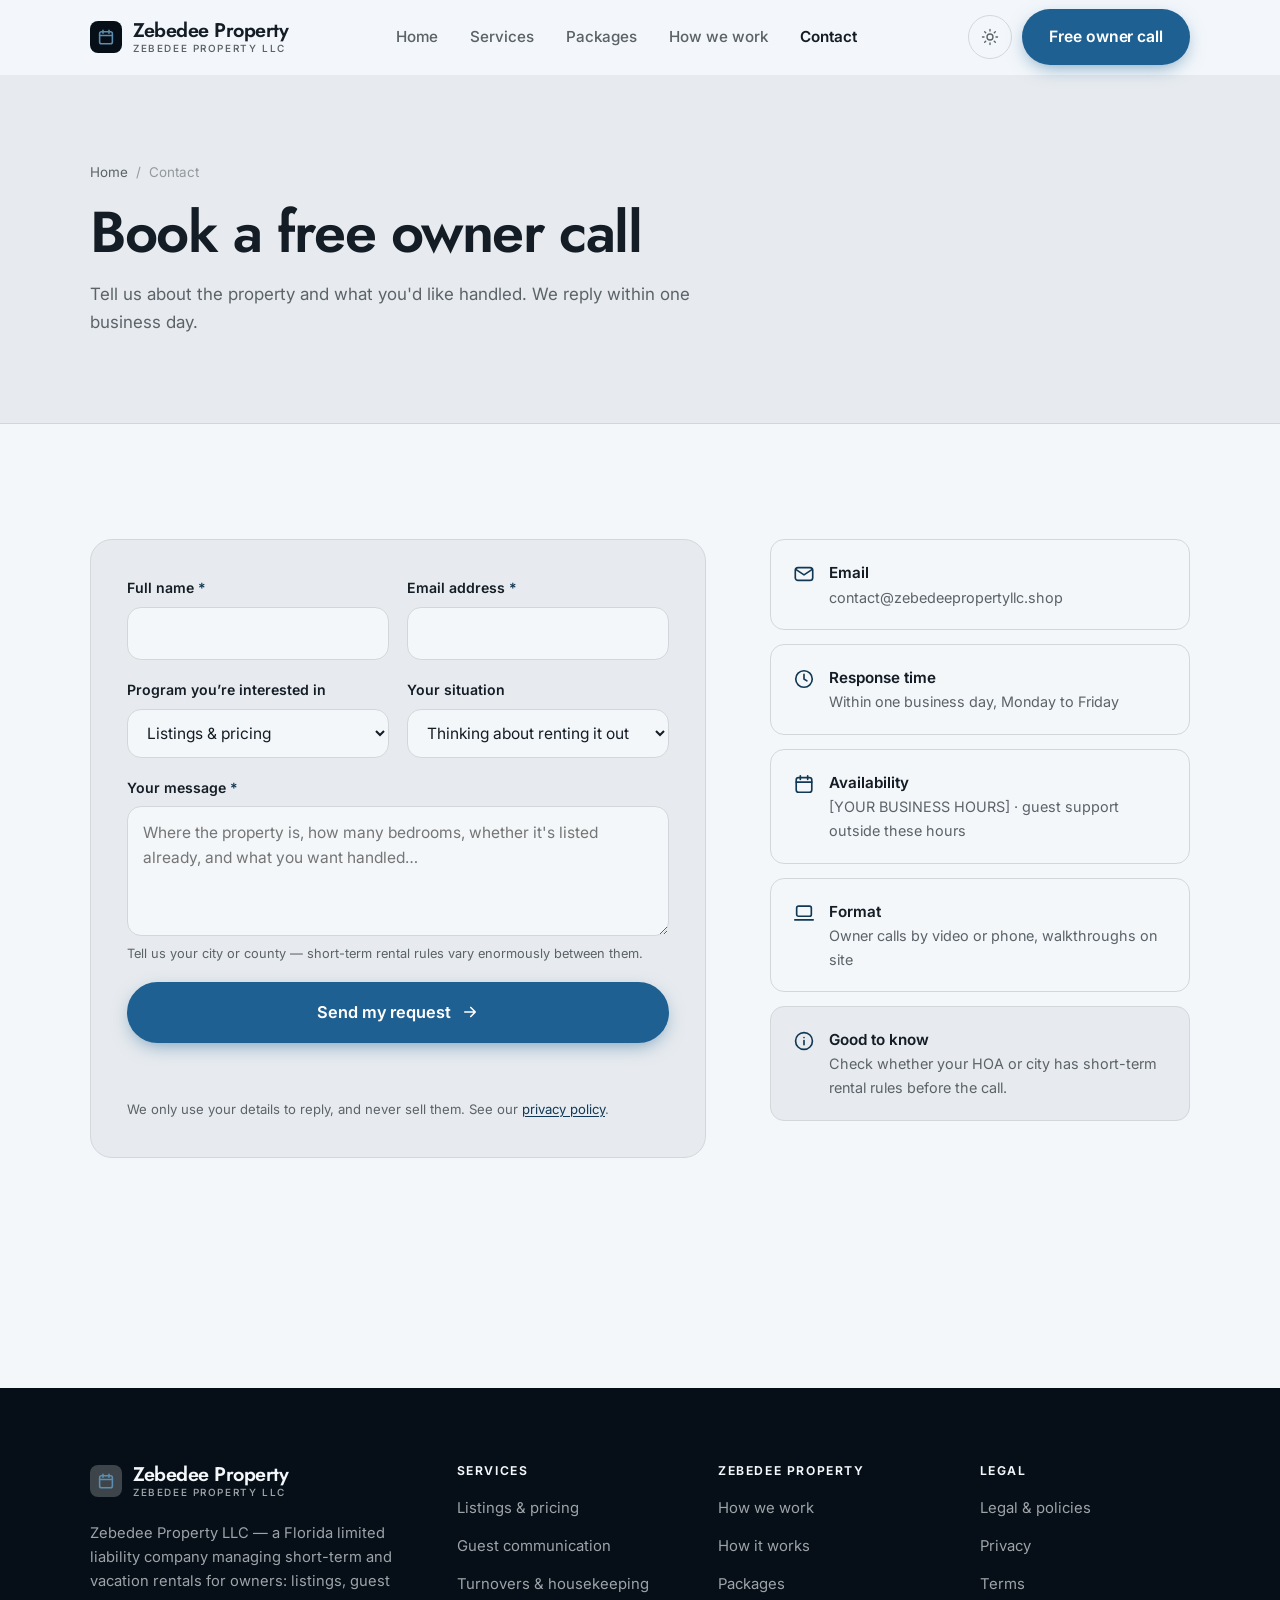
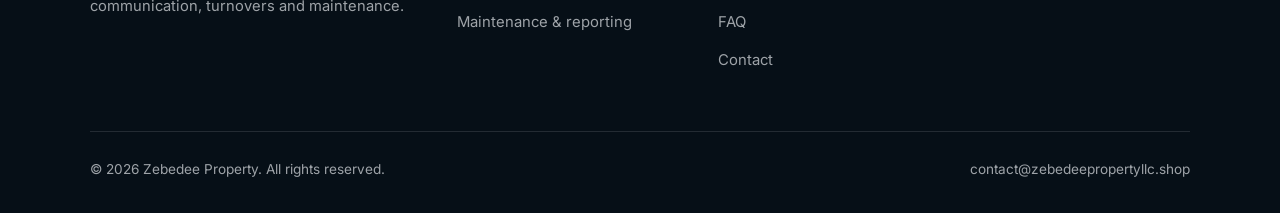
<file: contact.html>
<!DOCTYPE html>
<html lang="en" class="no-js">
<head>
<meta charset="utf-8">
<meta name="viewport" content="width=device-width, initial-scale=1">
<title>Contact — Zebedee Property</title>
<meta name="description" content="Contact Zebedee Property LLC. We reply within one business day.">
<link rel="canonical" href="https://zebedeepropertyllc.shop/contact.html">

<meta property="og:type" content="website">
<meta property="og:url" content="https://zebedeepropertyllc.shop/contact.html">
<meta property="og:site_name" content="Zebedee Property">
<meta property="og:locale" content="en_US">
<meta property="og:title" content="Contact — Zebedee Property">
<meta property="og:description" content="Contact Zebedee Property LLC. We reply within one business day.">
<meta name="theme-color" content="#060f17">

<link rel="icon" href="assets/img/favicon.svg" type="image/svg+xml">
<link rel="preconnect" href="https://fonts.googleapis.com">
<link rel="preconnect" href="https://fonts.gstatic.com" crossorigin>
<link rel="stylesheet" href="https://fonts.googleapis.com/css2?family=Jost:wght@400..700&family=Inter:wght@400..700&display=swap">
<link rel="stylesheet" href="assets/css/style.css">

<!-- Thème appliqué avant le premier rendu (évite le flash) -->
<script>
document.documentElement.classList.remove('no-js');
(function(){try{var t=localStorage.getItem('site-theme');if(t){document.documentElement.setAttribute('data-theme',t);}}catch(e){}})();
</script>
</head>

<body>
<a class="skip-link" href="#main">Skip to main content</a>

<header class="site-header">
  <nav class="wrap nav" aria-label="Main navigation">
    <a class="brand" href="index.html">
      <svg class="brand__mark" viewBox="0 0 64 64" aria-hidden="true">
        <rect class="bm-bg" width="64" height="64" rx="16"/>
        <g class="bm-ic" transform="translate(14 14) scale(1.5)" fill="none" stroke-width="2.1" stroke-linecap="round" stroke-linejoin="round"><rect x="3.5" y="5" width="17" height="16" rx="2.5"/><path d="M8 3v4M16 3v4M3.5 10h17"/></g>
      </svg>
      <span>Zebedee Property<span class="brand__sub">Zebedee Property LLC</span></span>
    </a>

    <ul class="nav__links" id="nav-links">
      <li><a href="index.html">Home</a></li>
      <li><a href="programs.html">Services</a></li>
      <li><a href="index.html#pricing">Packages</a></li>
      <li><a href="about.html">How we work</a></li>
      <li><a href="contact.html" aria-current="page">Contact</a></li>
      <li><a class="btn btn--primary" href="contact.html">Free owner call</a></li>
    </ul>

    <div class="nav__cta">
      <button class="theme-toggle" type="button" aria-label="Switch to dark theme">
        <svg class="icon-sun" viewBox="0 0 24 24" fill="none" stroke="currentColor" stroke-width="1.8" stroke-linecap="round" aria-hidden="true"><circle cx="12" cy="12" r="4"/><path d="M12 2v2m0 16v2M2 12h2m16 0h2M4.9 4.9l1.4 1.4m11.4 11.4 1.4 1.4M19.1 4.9l-1.4 1.4M6.3 17.7l-1.4 1.4"/></svg>
        <svg class="icon-moon" viewBox="0 0 24 24" fill="none" stroke="currentColor" stroke-width="1.8" stroke-linecap="round" stroke-linejoin="round" aria-hidden="true"><path d="M21 12.8A9 9 0 1 1 11.2 3a7 7 0 0 0 9.8 9.8z"/></svg>
      </button>
      <a class="btn btn--primary" href="contact.html">Free owner call</a>
      <button class="nav__toggle" type="button" aria-expanded="false" aria-controls="nav-links" aria-label="Open menu">
        <svg class="icon-open" viewBox="0 0 24 24" fill="none" stroke="currentColor" stroke-width="2" stroke-linecap="round" aria-hidden="true"><path d="M3 6h18M3 12h18M3 18h18"/></svg>
        <svg class="icon-close" viewBox="0 0 24 24" fill="none" stroke="currentColor" stroke-width="2" stroke-linecap="round" aria-hidden="true"><path d="M6 6l12 12M18 6L6 18"/></svg>
      </button>
    </div>
  </nav>
</header>

<main id="main">

<section class="page-head">
  <div class="wrap">
    <nav class="breadcrumb" aria-label="Breadcrumb">
      <a href="index.html">Home</a><span>/</span><span aria-current="page">Contact</span>
    </nav>
    <h1>Book a free owner call</h1>
    <p>Tell us about the property and what you'd like handled. We reply within one business day.</p>
  </div>
</section>

<section class="section wrap">
  <div class="form-layout">

    <!--
      FORM: the action attribute holds a placeholder id. Create a free form at
      https://formspree.io and replace VOTRE_ID_FORMSPREE. Until then, the button
      opens the visitor's email app with a pre-filled message to contact@zebedeepropertyllc.shop.
    -->
    <form class="form" id="contact-form" action="https://formspree.io/f/VOTRE_ID_FORMSPREE" method="POST"
          data-email="contact@zebedeepropertyllc.shop" data-subject="Owner call request"
          data-msg-mail="Your email app will open with the message ready to send." data-msg-sending="Sending…"
          data-msg-ok="Thanks! Your message is on its way. We reply within one business day." data-msg-err="Sending failed. Please email us directly at">
      <div class="form__row">
        <div class="field">
          <label for="nom">Full name <span class="req" aria-hidden="true">*</span></label>
          <input type="text" id="nom" name="nom" autocomplete="name" required>
        </div>
        <div class="field">
          <label for="email">Email address <span class="req" aria-hidden="true">*</span></label>
          <input type="email" id="email" name="email" autocomplete="email" required>
        </div>
      </div>

      <div class="form__row">
        <div class="field">
          <label for="programme">Program you’re interested in</label>
          <select id="programme" name="programme">
            <option>Listings &amp; pricing</option>
            <option>Guest communication</option>
            <option>Turnovers &amp; housekeeping</option>
            <option>Maintenance &amp; reporting</option>
            <option>Not sure yet</option>
          </select>
        </div>
        <div class="field">
          <label for="niveau">Your situation</label>
          <select id="niveau" name="niveau">
            <option>Thinking about renting it out</option>
            <option>Listed, self-managing</option>
            <option>Managed, unhappy</option>
            <option>Several properties</option>
          </select>
        </div>
      </div>

      <div class="field">
        <label for="message">Your message <span class="req" aria-hidden="true">*</span></label>
        <textarea id="message" name="message" required placeholder="Where the property is, how many bedrooms, whether it's listed already, and what you want handled…"></textarea>
        <span class="field__hint">Tell us your city or county — short-term rental rules vary enormously between them.</span>
      </div>

      <!-- Bot trap: hidden from humans -->
      <div class="visually-hidden" aria-hidden="true">
        <label for="site-web">Leave this field empty</label>
        <input type="text" id="site-web" name="_gotcha" tabindex="-1" autocomplete="off">
      </div>

      <button class="btn btn--primary btn--lg" type="submit">Send my request <svg viewBox="0 0 24 24" fill="none" stroke="currentColor" stroke-width="2.2" stroke-linecap="round" stroke-linejoin="round" aria-hidden="true"><path d="M5 12h14M13 6l6 6-6 6"/></svg></button>

      <p id="form-status" class="form__status" role="status" aria-live="polite"></p>

      <p class="form__note">
        We only use your details to reply, and never sell them. See our <a href="legal.html#privacy">privacy policy</a>.
      </p>
    </form>

    <aside class="contact-aside">
      <div class="contact-card">
        <svg viewBox="0 0 24 24" fill="none" stroke="currentColor" stroke-width="1.8" stroke-linecap="round" stroke-linejoin="round" aria-hidden="true"><rect x="2.5" y="5" width="19" height="14" rx="3"/><path d="M3 7l9 6 9-6"/></svg>
        <div><b>Email</b><a href="mailto:contact@zebedeepropertyllc.shop">contact@zebedeepropertyllc.shop</a></div>
      </div>
      <div class="contact-card">
        <svg viewBox="0 0 24 24" fill="none" stroke="currentColor" stroke-width="1.8" stroke-linecap="round" stroke-linejoin="round" aria-hidden="true"><circle cx="12" cy="12" r="9"/><path d="M12 7v5l3.2 2"/></svg>
        <div><b>Response time</b><span>Within one business day, Monday to Friday</span></div>
      </div>
      <div class="contact-card">
        <svg viewBox="0 0 24 24" fill="none" stroke="currentColor" stroke-width="1.8" stroke-linecap="round" stroke-linejoin="round" aria-hidden="true"><rect x="3.5" y="5" width="17" height="16" rx="2.5"/><path d="M8 3v4M16 3v4M3.5 10h17"/></svg>
        <div><b>Availability</b><span>[YOUR BUSINESS HOURS] · guest support outside these hours</span></div>
      </div>
      <div class="contact-card">
        <svg viewBox="0 0 24 24" fill="none" stroke="currentColor" stroke-width="1.8" stroke-linecap="round" stroke-linejoin="round" aria-hidden="true"><rect x="4" y="4.5" width="16" height="11" rx="2"/><path d="M2 19.5h20"/></svg>
        <div><b>Format</b><span>Owner calls by video or phone, walkthroughs on site</span></div>
      </div>
      <div class="contact-card contact-card--soft">
        <svg viewBox="0 0 24 24" fill="none" stroke="currentColor" stroke-width="1.8" stroke-linecap="round" stroke-linejoin="round" aria-hidden="true"><circle cx="12" cy="12" r="9.2"/><path d="M12 16v-4.5M12 8.2v.1"/></svg>
        <div><b>Good to know</b><span>Check whether your HOA or city has short-term rental rules before the call.</span></div>
      </div>
    </aside>

  </div>
</section>

</main>

<footer class="site-footer">
  <div class="wrap">
    <div class="footer__grid">
      <div class="footer__brand">
        <a class="brand" href="index.html">
          <svg class="brand__mark" viewBox="0 0 64 64" aria-hidden="true">
        <rect class="bm-bg" width="64" height="64" rx="16"/>
        <g class="bm-ic" transform="translate(14 14) scale(1.5)" fill="none" stroke-width="2.1" stroke-linecap="round" stroke-linejoin="round"><rect x="3.5" y="5" width="17" height="16" rx="2.5"/><path d="M8 3v4M16 3v4M3.5 10h17"/></g>
      </svg>
          <span>Zebedee Property<span class="brand__sub">Zebedee Property LLC</span></span>
        </a>
        <p>Zebedee Property LLC — a Florida limited liability company managing short-term and vacation rentals for owners: listings, guest communication, turnovers and maintenance.</p>
      </div>

      <div class="footer__col">
        <h4>Services</h4>
        <ul>
          <li><a href="programs.html#listings">Listings &amp; pricing</a></li>
          <li><a href="programs.html#guests">Guest communication</a></li>
          <li><a href="programs.html#turnovers">Turnovers &amp; housekeeping</a></li>
          <li><a href="programs.html#maintenance">Maintenance &amp; reporting</a></li>
        </ul>
      </div>

      <div class="footer__col">
        <h4>Zebedee Property</h4>
        <ul>
          <li><a href="about.html">How we work</a></li>
          <li><a href="index.html#how-it-works">How it works</a></li>
          <li><a href="index.html#pricing">Packages</a></li>
          <li><a href="index.html#faq">FAQ</a></li>
          <li><a href="contact.html">Contact</a></li>
        </ul>
      </div>

      <div class="footer__col">
        <h4>Legal</h4>
        <ul>
          <li><a href="legal.html">Legal &amp; policies</a></li>
          <li><a href="legal.html#privacy">Privacy</a></li>
          <li><a href="legal.html#terms">Terms</a></li>
        </ul>
      </div>
    </div>

    <div class="footer__bottom">
      <p>© <span data-year>2026</span> Zebedee Property. All rights reserved.</p>
      <p><a href="mailto:contact@zebedeepropertyllc.shop">contact@zebedeepropertyllc.shop</a></p>
    </div>
  </div>
</footer>

<script src="assets/js/main.js" defer></script>
</body>
</html>
</file>
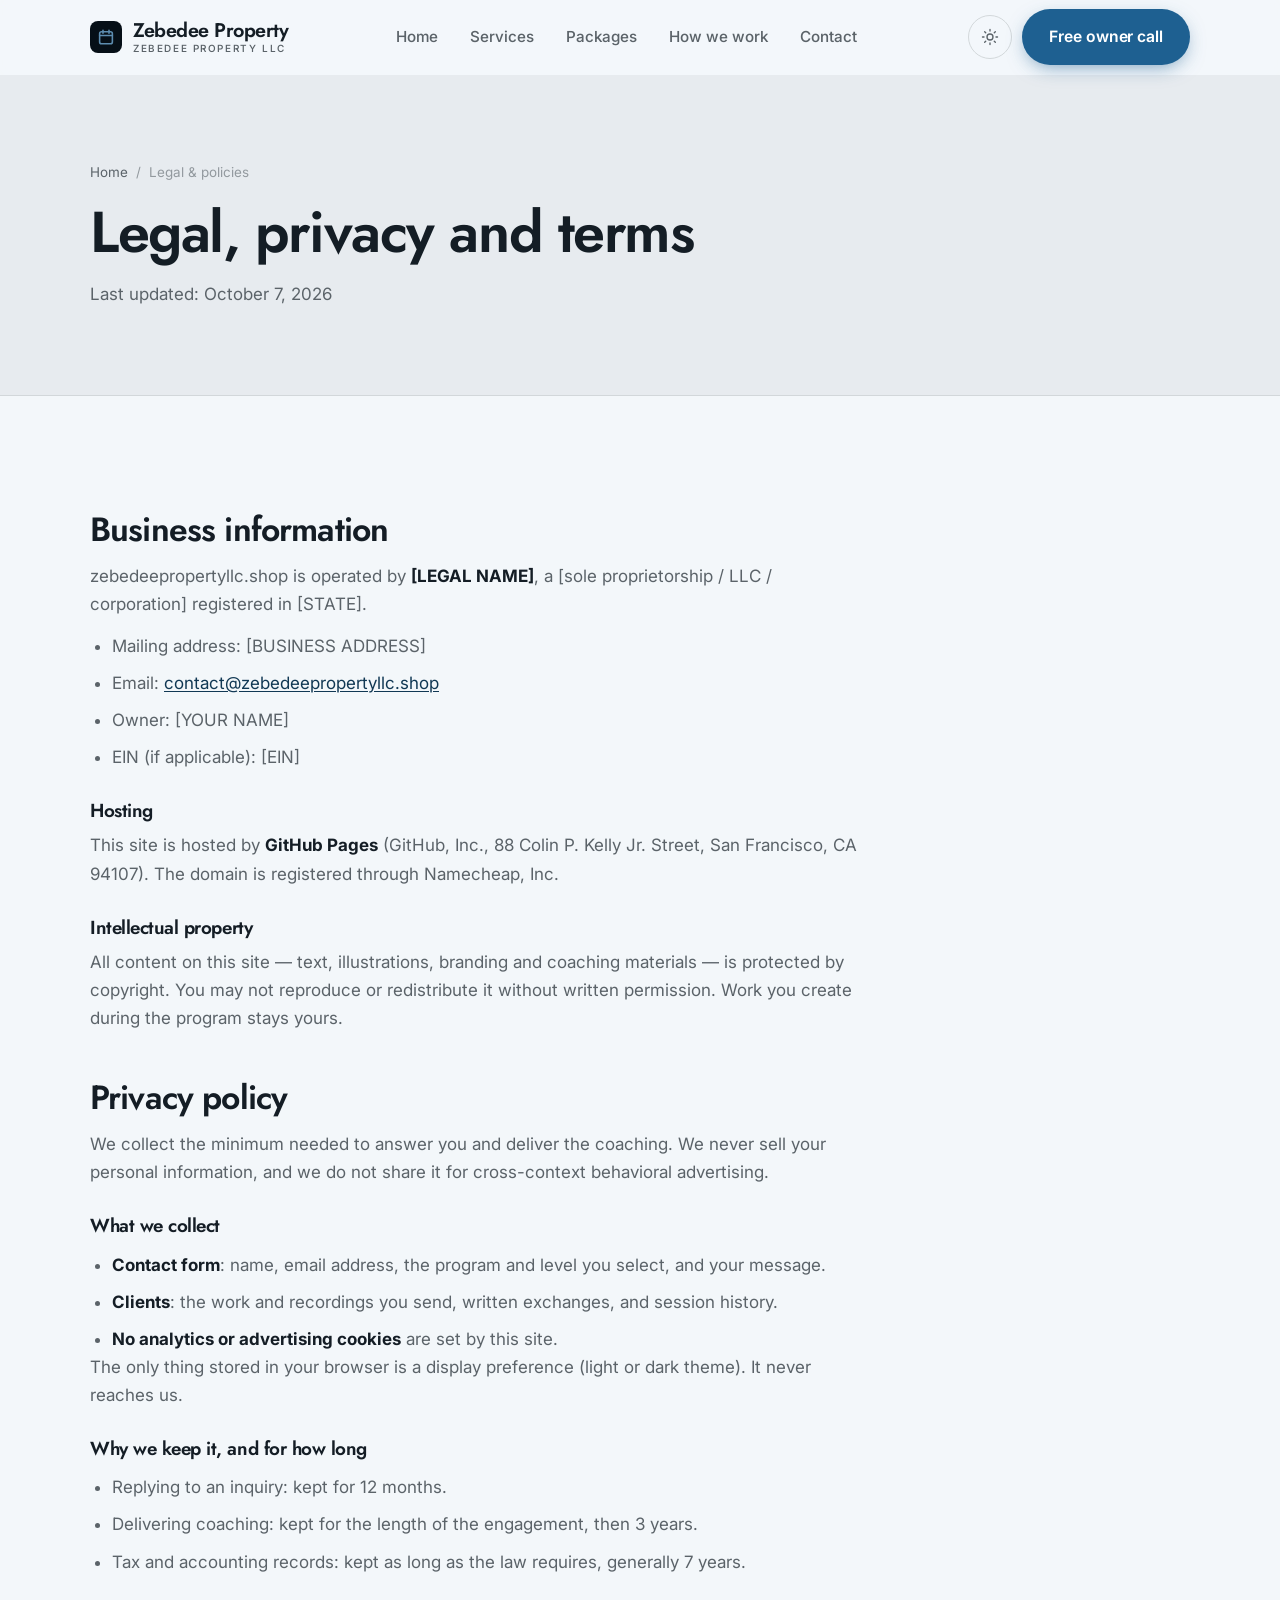
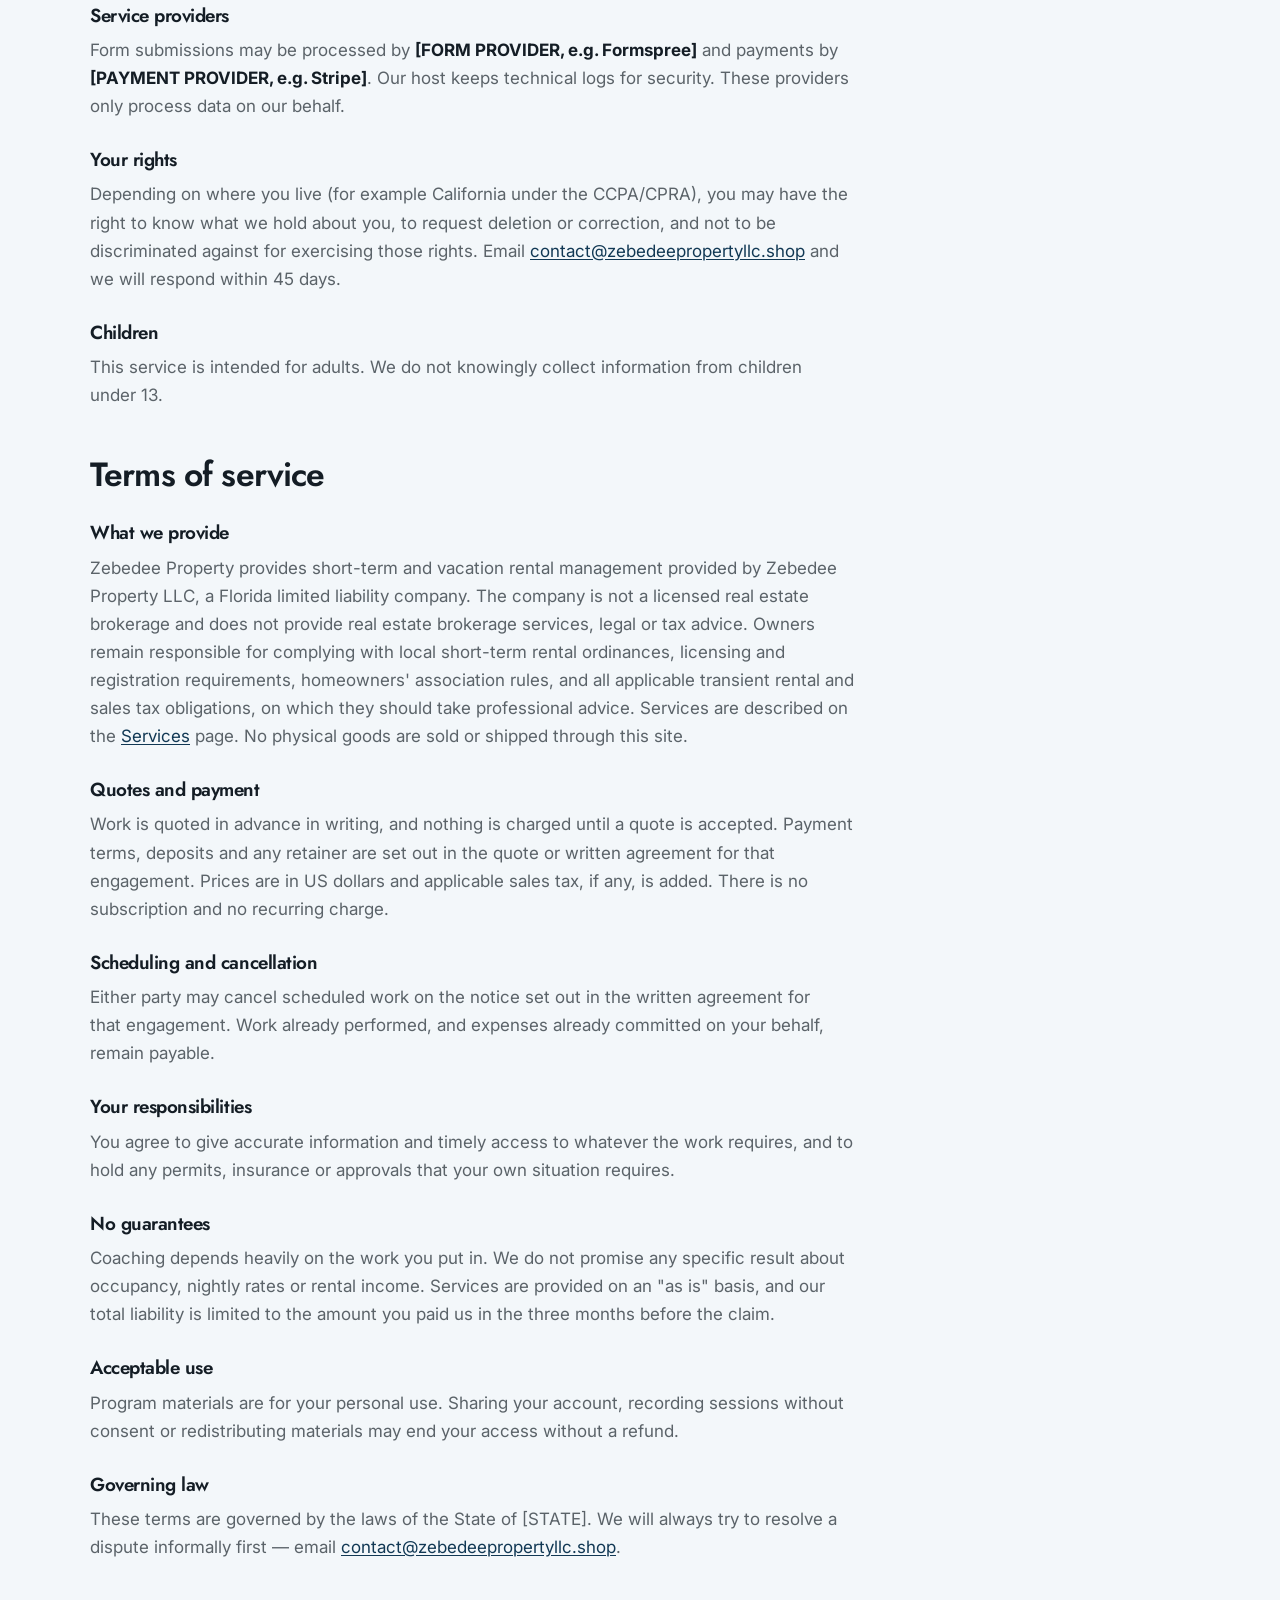
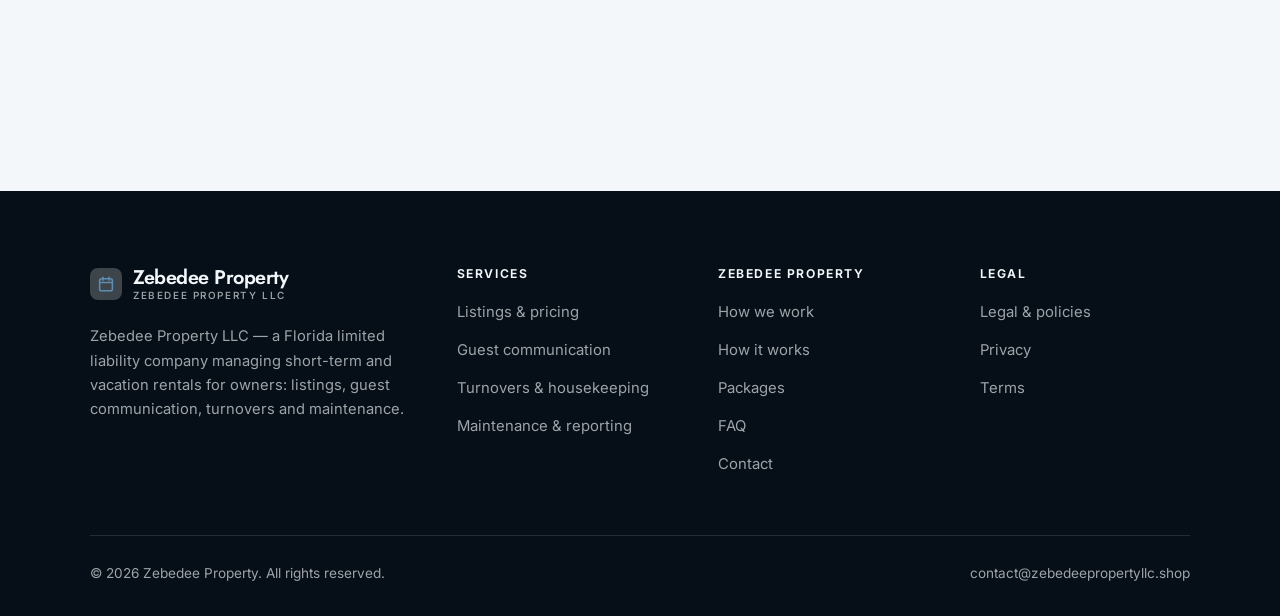
<file: legal.html>
<!DOCTYPE html>
<html lang="en" class="no-js">
<head>
<meta charset="utf-8">
<meta name="viewport" content="width=device-width, initial-scale=1">
<title>Legal, privacy and terms — Zebedee Property</title>
<meta name="description" content="Business information, privacy policy and terms of service for Zebedee Property.">
<meta name="robots" content="noindex">

<meta property="og:type" content="website">
<meta property="og:url" content="https://zebedeepropertyllc.shop/legal.html">
<meta property="og:site_name" content="Zebedee Property">
<meta property="og:locale" content="en_US">
<meta property="og:title" content="Legal, privacy and terms — Zebedee Property">
<meta property="og:description" content="Business information, privacy policy and terms of service for Zebedee Property.">
<meta name="theme-color" content="#060f17">

<link rel="icon" href="assets/img/favicon.svg" type="image/svg+xml">
<link rel="preconnect" href="https://fonts.googleapis.com">
<link rel="preconnect" href="https://fonts.gstatic.com" crossorigin>
<link rel="stylesheet" href="https://fonts.googleapis.com/css2?family=Jost:wght@400..700&family=Inter:wght@400..700&display=swap">
<link rel="stylesheet" href="assets/css/style.css">

<!-- Thème appliqué avant le premier rendu (évite le flash) -->
<script>
document.documentElement.classList.remove('no-js');
(function(){try{var t=localStorage.getItem('site-theme');if(t){document.documentElement.setAttribute('data-theme',t);}}catch(e){}})();
</script>
</head>

<body>
<a class="skip-link" href="#main">Skip to main content</a>

<header class="site-header">
  <nav class="wrap nav" aria-label="Main navigation">
    <a class="brand" href="index.html">
      <svg class="brand__mark" viewBox="0 0 64 64" aria-hidden="true">
        <rect class="bm-bg" width="64" height="64" rx="16"/>
        <g class="bm-ic" transform="translate(14 14) scale(1.5)" fill="none" stroke-width="2.1" stroke-linecap="round" stroke-linejoin="round"><rect x="3.5" y="5" width="17" height="16" rx="2.5"/><path d="M8 3v4M16 3v4M3.5 10h17"/></g>
      </svg>
      <span>Zebedee Property<span class="brand__sub">Zebedee Property LLC</span></span>
    </a>

    <ul class="nav__links" id="nav-links">
      <li><a href="index.html">Home</a></li>
      <li><a href="programs.html">Services</a></li>
      <li><a href="index.html#pricing">Packages</a></li>
      <li><a href="about.html">How we work</a></li>
      <li><a href="contact.html">Contact</a></li>
      <li><a class="btn btn--primary" href="contact.html">Free owner call</a></li>
    </ul>

    <div class="nav__cta">
      <button class="theme-toggle" type="button" aria-label="Switch to dark theme">
        <svg class="icon-sun" viewBox="0 0 24 24" fill="none" stroke="currentColor" stroke-width="1.8" stroke-linecap="round" aria-hidden="true"><circle cx="12" cy="12" r="4"/><path d="M12 2v2m0 16v2M2 12h2m16 0h2M4.9 4.9l1.4 1.4m11.4 11.4 1.4 1.4M19.1 4.9l-1.4 1.4M6.3 17.7l-1.4 1.4"/></svg>
        <svg class="icon-moon" viewBox="0 0 24 24" fill="none" stroke="currentColor" stroke-width="1.8" stroke-linecap="round" stroke-linejoin="round" aria-hidden="true"><path d="M21 12.8A9 9 0 1 1 11.2 3a7 7 0 0 0 9.8 9.8z"/></svg>
      </button>
      <a class="btn btn--primary" href="contact.html">Free owner call</a>
      <button class="nav__toggle" type="button" aria-expanded="false" aria-controls="nav-links" aria-label="Open menu">
        <svg class="icon-open" viewBox="0 0 24 24" fill="none" stroke="currentColor" stroke-width="2" stroke-linecap="round" aria-hidden="true"><path d="M3 6h18M3 12h18M3 18h18"/></svg>
        <svg class="icon-close" viewBox="0 0 24 24" fill="none" stroke="currentColor" stroke-width="2" stroke-linecap="round" aria-hidden="true"><path d="M6 6l12 12M18 6L6 18"/></svg>
      </button>
    </div>
  </nav>
</header>

<main id="main">

<section class="page-head">
  <div class="wrap">
    <nav class="breadcrumb" aria-label="Breadcrumb">
      <a href="index.html">Home</a><span>/</span><span aria-current="page">Legal &amp; policies</span>
    </nav>
    <h1>Legal, privacy and terms</h1>
    <p>Last updated: <time datetime="2026-10-07">October 7, 2026</time></p>
  </div>
</section>

<section class="section wrap">
  <div class="prose">

    <!--
      TO DO: this is a skeleton, not legal advice. Replace every [BRACKET] with
      your real details before selling, and have a lawyer review it if you can.
      Consumer protection rules differ by state.
    -->

    <h2 id="business">Business information</h2>
    <p>
      zebedeepropertyllc.shop is operated by <strong>[LEGAL NAME]</strong>, a [sole proprietorship / LLC / corporation]
      registered in [STATE].
    </p>
    <ul>
      <li>Mailing address: [BUSINESS ADDRESS]</li>
      <li>Email: <a href="mailto:contact@zebedeepropertyllc.shop">contact@zebedeepropertyllc.shop</a></li>
      <li>Owner: [YOUR NAME]</li>
      <li>EIN (if applicable): [EIN]</li>
    </ul>

    <h3>Hosting</h3>
    <p>
      This site is hosted by <strong>GitHub Pages</strong> (GitHub, Inc., 88 Colin P. Kelly Jr. Street,
      San Francisco, CA 94107). The domain is registered through Namecheap, Inc.
    </p>

    <h3>Intellectual property</h3>
    <p>
      All content on this site — text, illustrations, branding and coaching materials — is protected by
      copyright. You may not reproduce or redistribute it without written permission. Work you create during
      the program stays yours.
    </p>

    <h2 id="privacy">Privacy policy</h2>
    <p>
      We collect the minimum needed to answer you and deliver the coaching. We never sell your personal
      information, and we do not share it for cross-context behavioral advertising.
    </p>
    <h3>What we collect</h3>
    <ul>
      <li><strong>Contact form</strong>: name, email address, the program and level you select, and your message.</li>
      <li><strong>Clients</strong>: the work and recordings you send, written exchanges, and session history.</li>
      <li><strong>No analytics or advertising cookies</strong> are set by this site.</li>
    </ul>
    <p>
      The only thing stored in your browser is a display preference (light or dark theme). It never reaches us.
    </p>
    <h3>Why we keep it, and for how long</h3>
    <ul>
      <li>Replying to an inquiry: kept for 12 months.</li>
      <li>Delivering coaching: kept for the length of the engagement, then 3 years.</li>
      <li>Tax and accounting records: kept as long as the law requires, generally 7 years.</li>
    </ul>
    <h3>Service providers</h3>
    <p>
      Form submissions may be processed by <strong>[FORM PROVIDER, e.g. Formspree]</strong> and payments by
      <strong>[PAYMENT PROVIDER, e.g. Stripe]</strong>. Our host keeps technical logs for security. These
      providers only process data on our behalf.
    </p>
    <h3>Your rights</h3>
    <p>
      Depending on where you live (for example California under the CCPA/CPRA), you may have the right to
      know what we hold about you, to request deletion or correction, and not to be discriminated against for
      exercising those rights. Email <a href="mailto:contact@zebedeepropertyllc.shop">contact@zebedeepropertyllc.shop</a> and we will respond within 45 days.
    </p>
    <h3>Children</h3>
    <p>
      This service is intended for adults. We do not knowingly collect information from children under 13.
    </p>

    <h2 id="terms">Terms of service</h2>
    <h3>What we provide</h3>
    <p>
      Zebedee Property provides short-term and vacation rental management provided by Zebedee Property LLC, a Florida limited liability company. The company is not a licensed real estate brokerage and does not provide real estate brokerage services, legal or tax advice. Owners remain responsible for complying with local short-term rental ordinances, licensing and registration requirements, homeowners' association rules, and all applicable transient rental and sales tax obligations, on which they should take professional advice. Services are described on the
      <a href="programs.html">Services</a> page. No physical goods are sold or shipped through this site.
    </p>
    <h3>Quotes and payment</h3>
    <p>
      Work is quoted in advance in writing, and nothing is charged until a quote is accepted. Payment terms,
      deposits and any retainer are set out in the quote or written agreement for that engagement. Prices are in
      US dollars and applicable sales tax, if any, is added. There is no subscription and no recurring charge.
    </p>
    <h3>Scheduling and cancellation</h3>
    <p>
      Either party may cancel scheduled work on the notice set out in the written agreement for that engagement.
      Work already performed, and expenses already committed on your behalf, remain payable.
    </p>
    <h3>Your responsibilities</h3>
    <p>
      You agree to give accurate information and timely access to whatever the work requires, and to hold any
      permits, insurance or approvals that your own situation requires.
    </p>

    <h3>No guarantees</h3>
    <p>
      Coaching depends heavily on the work you put in. We do not promise any specific result
      about occupancy, nightly rates or rental income. Services are provided on an "as is" basis, and our total
      liability is limited to the amount you paid us in the three months before the claim.
    </p>
    <h3>Acceptable use</h3>
    <p>
      Program materials are for your personal use. Sharing your account, recording sessions without consent
      or redistributing materials may end your access without a refund.
    </p>
    <h3>Governing law</h3>
    <p>
      These terms are governed by the laws of the State of [STATE]. We will always try to resolve a dispute
      informally first — email <a href="mailto:contact@zebedeepropertyllc.shop">contact@zebedeepropertyllc.shop</a>.
    </p>

  </div>
</section>

</main>

<footer class="site-footer">
  <div class="wrap">
    <div class="footer__grid">
      <div class="footer__brand">
        <a class="brand" href="index.html">
          <svg class="brand__mark" viewBox="0 0 64 64" aria-hidden="true">
        <rect class="bm-bg" width="64" height="64" rx="16"/>
        <g class="bm-ic" transform="translate(14 14) scale(1.5)" fill="none" stroke-width="2.1" stroke-linecap="round" stroke-linejoin="round"><rect x="3.5" y="5" width="17" height="16" rx="2.5"/><path d="M8 3v4M16 3v4M3.5 10h17"/></g>
      </svg>
          <span>Zebedee Property<span class="brand__sub">Zebedee Property LLC</span></span>
        </a>
        <p>Zebedee Property LLC — a Florida limited liability company managing short-term and vacation rentals for owners: listings, guest communication, turnovers and maintenance.</p>
      </div>

      <div class="footer__col">
        <h4>Services</h4>
        <ul>
          <li><a href="programs.html#listings">Listings &amp; pricing</a></li>
          <li><a href="programs.html#guests">Guest communication</a></li>
          <li><a href="programs.html#turnovers">Turnovers &amp; housekeeping</a></li>
          <li><a href="programs.html#maintenance">Maintenance &amp; reporting</a></li>
        </ul>
      </div>

      <div class="footer__col">
        <h4>Zebedee Property</h4>
        <ul>
          <li><a href="about.html">How we work</a></li>
          <li><a href="index.html#how-it-works">How it works</a></li>
          <li><a href="index.html#pricing">Packages</a></li>
          <li><a href="index.html#faq">FAQ</a></li>
          <li><a href="contact.html">Contact</a></li>
        </ul>
      </div>

      <div class="footer__col">
        <h4>Legal</h4>
        <ul>
          <li><a href="legal.html">Legal &amp; policies</a></li>
          <li><a href="legal.html#privacy">Privacy</a></li>
          <li><a href="legal.html#terms">Terms</a></li>
        </ul>
      </div>
    </div>

    <div class="footer__bottom">
      <p>© <span data-year>2026</span> Zebedee Property. All rights reserved.</p>
      <p><a href="mailto:contact@zebedeepropertyllc.shop">contact@zebedeepropertyllc.shop</a></p>
    </div>
  </div>
</footer>

<script src="assets/js/main.js" defer></script>
</body>
</html>
</file>
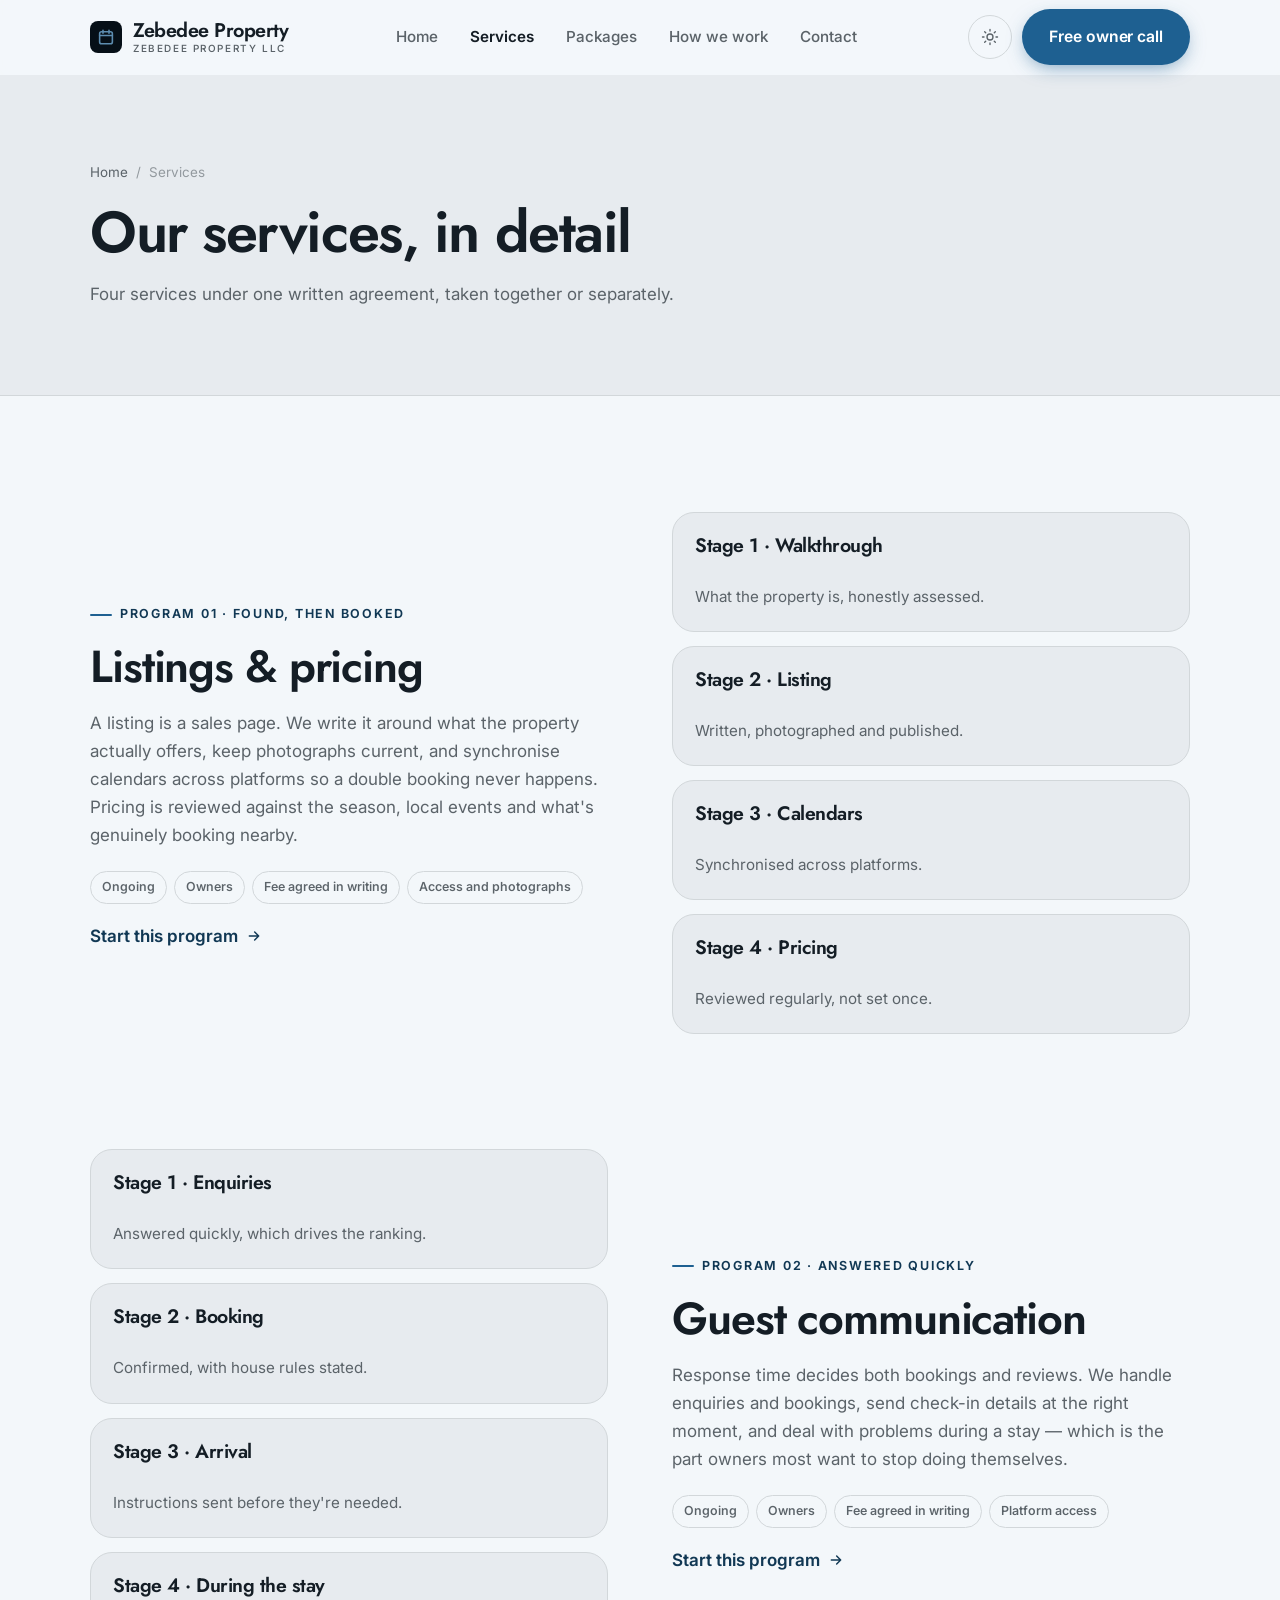
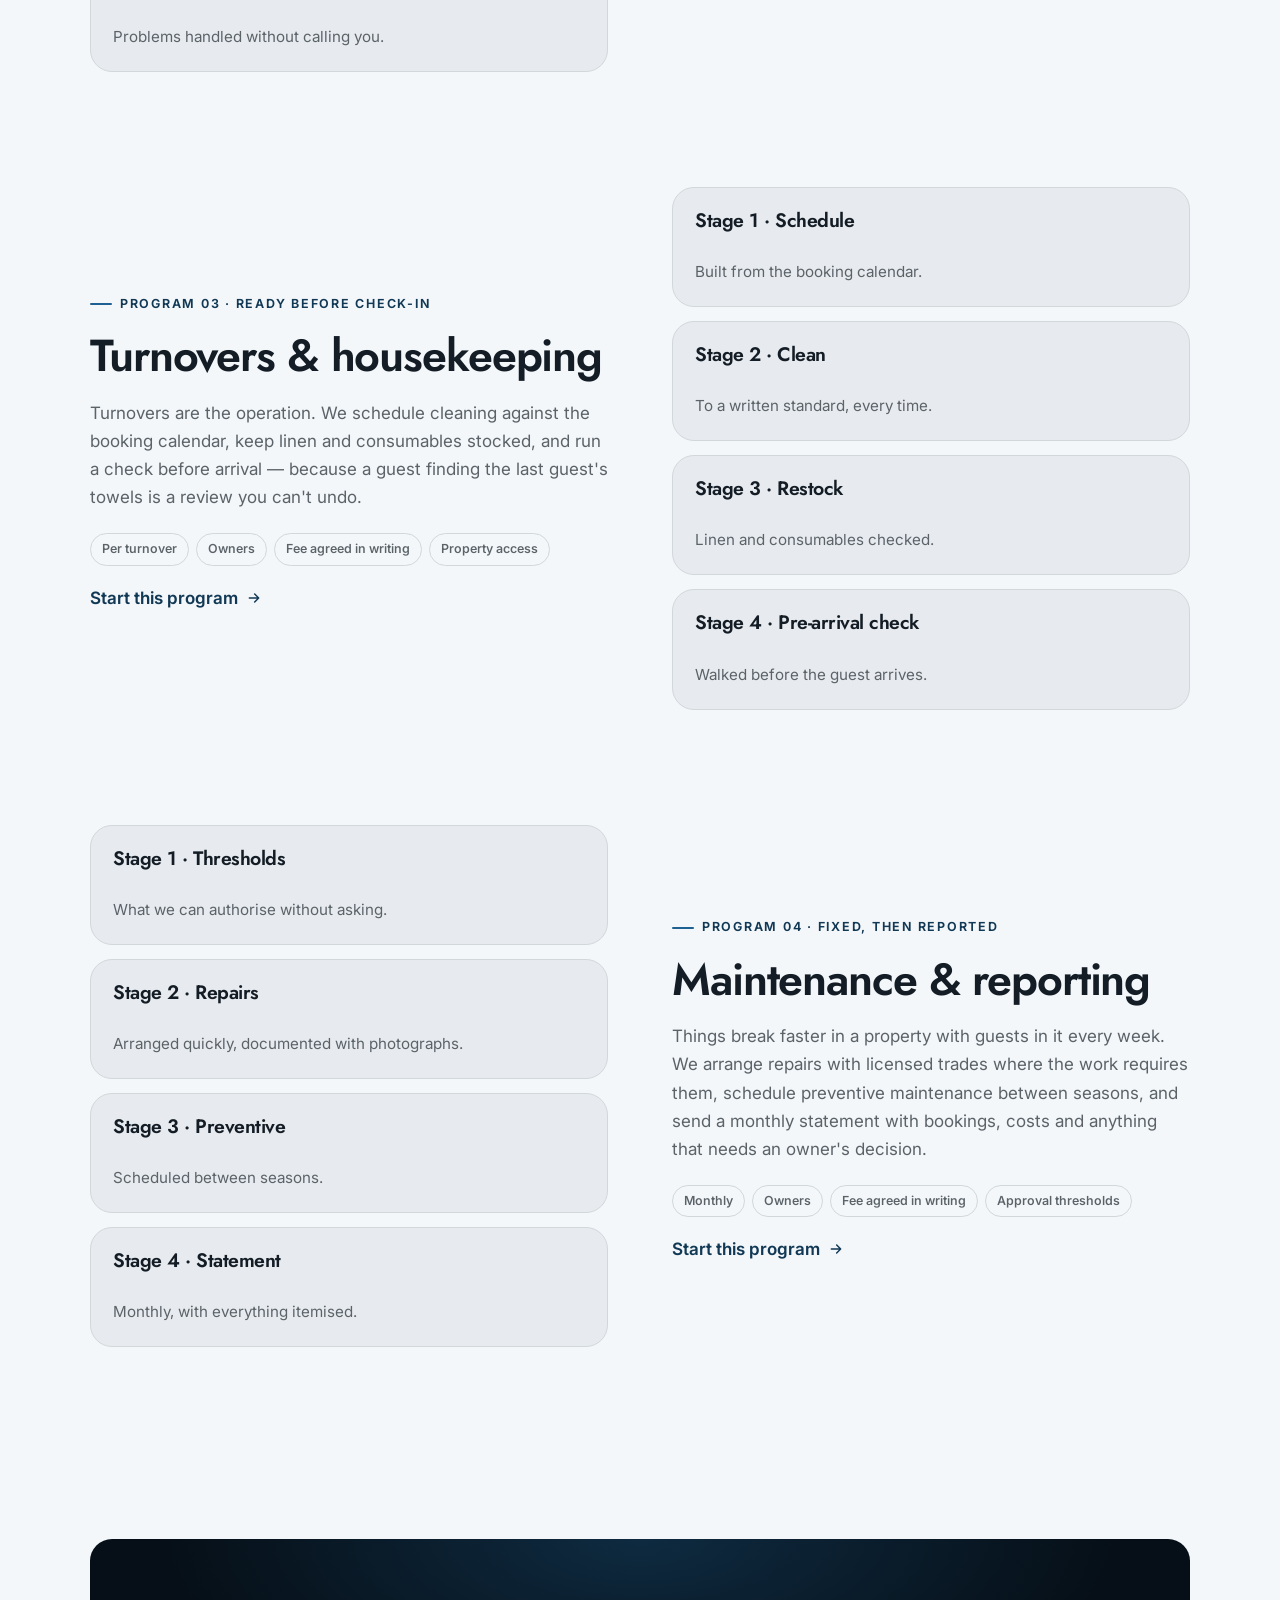
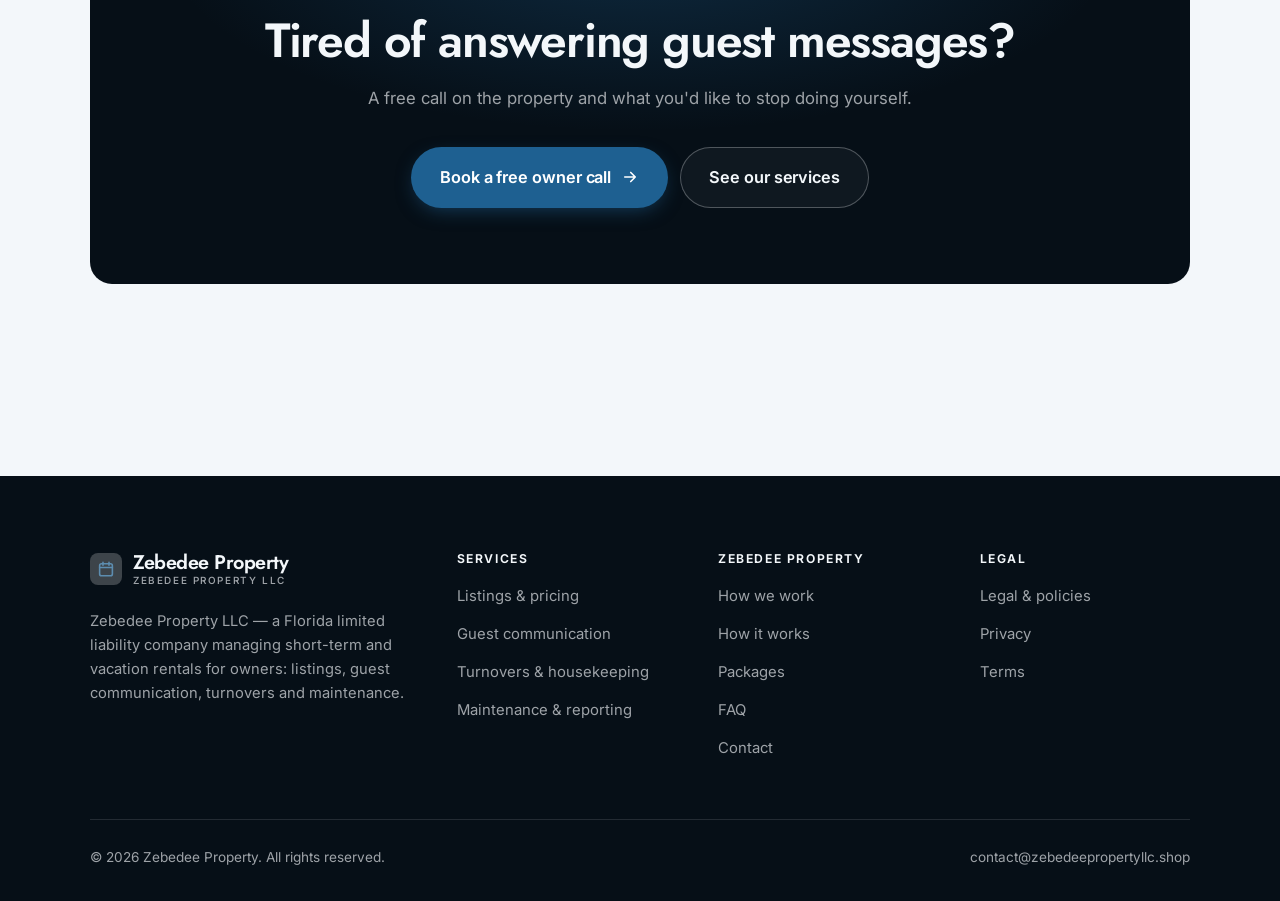
<file: programs.html>
<!DOCTYPE html>
<html lang="en" class="no-js">
<head>
<meta charset="utf-8">
<meta name="viewport" content="width=device-width, initial-scale=1">
<title>Services — Zebedee Property</title>
<meta name="description" content="Services of Zebedee Property LLC: listings and pricing, guest communication, turnovers and housekeeping, maintenance and reporting.">
<link rel="canonical" href="https://zebedeepropertyllc.shop/programs.html">

<meta property="og:type" content="website">
<meta property="og:url" content="https://zebedeepropertyllc.shop/programs.html">
<meta property="og:site_name" content="Zebedee Property">
<meta property="og:locale" content="en_US">
<meta property="og:title" content="Services — Zebedee Property">
<meta property="og:description" content="Services of Zebedee Property LLC: listings and pricing, guest communication, turnovers and housekeeping, maintenance and reporting.">
<meta name="theme-color" content="#060f17">

<link rel="icon" href="assets/img/favicon.svg" type="image/svg+xml">
<link rel="preconnect" href="https://fonts.googleapis.com">
<link rel="preconnect" href="https://fonts.gstatic.com" crossorigin>
<link rel="stylesheet" href="https://fonts.googleapis.com/css2?family=Jost:wght@400..700&family=Inter:wght@400..700&display=swap">
<link rel="stylesheet" href="assets/css/style.css">

<!-- Thème appliqué avant le premier rendu (évite le flash) -->
<script>
document.documentElement.classList.remove('no-js');
(function(){try{var t=localStorage.getItem('site-theme');if(t){document.documentElement.setAttribute('data-theme',t);}}catch(e){}})();
</script>
</head>

<body>
<a class="skip-link" href="#main">Skip to main content</a>

<header class="site-header">
  <nav class="wrap nav" aria-label="Main navigation">
    <a class="brand" href="index.html">
      <svg class="brand__mark" viewBox="0 0 64 64" aria-hidden="true">
        <rect class="bm-bg" width="64" height="64" rx="16"/>
        <g class="bm-ic" transform="translate(14 14) scale(1.5)" fill="none" stroke-width="2.1" stroke-linecap="round" stroke-linejoin="round"><rect x="3.5" y="5" width="17" height="16" rx="2.5"/><path d="M8 3v4M16 3v4M3.5 10h17"/></g>
      </svg>
      <span>Zebedee Property<span class="brand__sub">Zebedee Property LLC</span></span>
    </a>

    <ul class="nav__links" id="nav-links">
      <li><a href="index.html">Home</a></li>
      <li><a href="programs.html" aria-current="page">Services</a></li>
      <li><a href="index.html#pricing">Packages</a></li>
      <li><a href="about.html">How we work</a></li>
      <li><a href="contact.html">Contact</a></li>
      <li><a class="btn btn--primary" href="contact.html">Free owner call</a></li>
    </ul>

    <div class="nav__cta">
      <button class="theme-toggle" type="button" aria-label="Switch to dark theme">
        <svg class="icon-sun" viewBox="0 0 24 24" fill="none" stroke="currentColor" stroke-width="1.8" stroke-linecap="round" aria-hidden="true"><circle cx="12" cy="12" r="4"/><path d="M12 2v2m0 16v2M2 12h2m16 0h2M4.9 4.9l1.4 1.4m11.4 11.4 1.4 1.4M19.1 4.9l-1.4 1.4M6.3 17.7l-1.4 1.4"/></svg>
        <svg class="icon-moon" viewBox="0 0 24 24" fill="none" stroke="currentColor" stroke-width="1.8" stroke-linecap="round" stroke-linejoin="round" aria-hidden="true"><path d="M21 12.8A9 9 0 1 1 11.2 3a7 7 0 0 0 9.8 9.8z"/></svg>
      </button>
      <a class="btn btn--primary" href="contact.html">Free owner call</a>
      <button class="nav__toggle" type="button" aria-expanded="false" aria-controls="nav-links" aria-label="Open menu">
        <svg class="icon-open" viewBox="0 0 24 24" fill="none" stroke="currentColor" stroke-width="2" stroke-linecap="round" aria-hidden="true"><path d="M3 6h18M3 12h18M3 18h18"/></svg>
        <svg class="icon-close" viewBox="0 0 24 24" fill="none" stroke="currentColor" stroke-width="2" stroke-linecap="round" aria-hidden="true"><path d="M6 6l12 12M18 6L6 18"/></svg>
      </button>
    </div>
  </nav>
</header>

<main id="main">

<section class="page-head">
  <div class="wrap">
    <nav class="breadcrumb" aria-label="Breadcrumb">
      <a href="index.html">Home</a><span>/</span><span aria-current="page">Services</span>
    </nav>
    <h1>Our services, in detail</h1>
    <p>Four services under one written agreement, taken together or separately.</p>
  </div>
</section>

<section class="section wrap" id="listings">
  <div class="split reveal">
    <div>
      <span class="eyebrow">Program 01 · Found, then booked</span>
      <h2>Listings &amp; pricing</h2>
      <p>A listing is a sales page. We write it around what the property actually offers, keep photographs current, and synchronise calendars across platforms so a double booking never happens. Pricing is reviewed against the season, local events and what's genuinely booking nearby.</p>
      <ul class="tags"><li>Ongoing</li><li>Owners</li><li>Fee agreed in writing</li><li>Access and photographs</li></ul>
      <p><a class="arrow-link" href="contact.html">Start this program <svg viewBox="0 0 24 24" fill="none" stroke="currentColor" stroke-width="2.2" stroke-linecap="round" stroke-linejoin="round" aria-hidden="true"><path d="M5 12h14M13 6l6 6-6 6"/></svg></a></p>
    </div>
    <div class="grid grid--2 grid--tight">
      <article class="card card--sm">
        <h3>Stage 1 · Walkthrough</h3>
        <p>What the property is, honestly assessed.</p>
      </article>
      <article class="card card--sm">
        <h3>Stage 2 · Listing</h3>
        <p>Written, photographed and published.</p>
      </article>
      <article class="card card--sm">
        <h3>Stage 3 · Calendars</h3>
        <p>Synchronised across platforms.</p>
      </article>
      <article class="card card--sm">
        <h3>Stage 4 · Pricing</h3>
        <p>Reviewed regularly, not set once.</p>
      </article>
    </div>
  </div>
</section>

<section class="section section--flush wrap" id="guests">
  <div class="split reveal">
    <div class="grid grid--2 grid--tight">
      <article class="card card--sm">
        <h3>Stage 1 · Enquiries</h3>
        <p>Answered quickly, which drives the ranking.</p>
      </article>
      <article class="card card--sm">
        <h3>Stage 2 · Booking</h3>
        <p>Confirmed, with house rules stated.</p>
      </article>
      <article class="card card--sm">
        <h3>Stage 3 · Arrival</h3>
        <p>Instructions sent before they're needed.</p>
      </article>
      <article class="card card--sm">
        <h3>Stage 4 · During the stay</h3>
        <p>Problems handled without calling you.</p>
      </article>
    </div>
    <div>
      <span class="eyebrow">Program 02 · Answered quickly</span>
      <h2>Guest communication</h2>
      <p>Response time decides both bookings and reviews. We handle enquiries and bookings, send check-in details at the right moment, and deal with problems during a stay — which is the part owners most want to stop doing themselves.</p>
      <ul class="tags"><li>Ongoing</li><li>Owners</li><li>Fee agreed in writing</li><li>Platform access</li></ul>
      <p><a class="arrow-link" href="contact.html">Start this program <svg viewBox="0 0 24 24" fill="none" stroke="currentColor" stroke-width="2.2" stroke-linecap="round" stroke-linejoin="round" aria-hidden="true"><path d="M5 12h14M13 6l6 6-6 6"/></svg></a></p>
    </div>
  </div>
</section>

<section class="section section--flush wrap" id="turnovers">
  <div class="split reveal">
    <div>
      <span class="eyebrow">Program 03 · Ready before check-in</span>
      <h2>Turnovers &amp; housekeeping</h2>
      <p>Turnovers are the operation. We schedule cleaning against the booking calendar, keep linen and consumables stocked, and run a check before arrival — because a guest finding the last guest's towels is a review you can't undo.</p>
      <ul class="tags"><li>Per turnover</li><li>Owners</li><li>Fee agreed in writing</li><li>Property access</li></ul>
      <p><a class="arrow-link" href="contact.html">Start this program <svg viewBox="0 0 24 24" fill="none" stroke="currentColor" stroke-width="2.2" stroke-linecap="round" stroke-linejoin="round" aria-hidden="true"><path d="M5 12h14M13 6l6 6-6 6"/></svg></a></p>
    </div>
    <div class="grid grid--2 grid--tight">
      <article class="card card--sm">
        <h3>Stage 1 · Schedule</h3>
        <p>Built from the booking calendar.</p>
      </article>
      <article class="card card--sm">
        <h3>Stage 2 · Clean</h3>
        <p>To a written standard, every time.</p>
      </article>
      <article class="card card--sm">
        <h3>Stage 3 · Restock</h3>
        <p>Linen and consumables checked.</p>
      </article>
      <article class="card card--sm">
        <h3>Stage 4 · Pre-arrival check</h3>
        <p>Walked before the guest arrives.</p>
      </article>
    </div>
  </div>
</section>

<section class="section section--flush wrap" id="maintenance">
  <div class="split reveal">
    <div class="grid grid--2 grid--tight">
      <article class="card card--sm">
        <h3>Stage 1 · Thresholds</h3>
        <p>What we can authorise without asking.</p>
      </article>
      <article class="card card--sm">
        <h3>Stage 2 · Repairs</h3>
        <p>Arranged quickly, documented with photographs.</p>
      </article>
      <article class="card card--sm">
        <h3>Stage 3 · Preventive</h3>
        <p>Scheduled between seasons.</p>
      </article>
      <article class="card card--sm">
        <h3>Stage 4 · Statement</h3>
        <p>Monthly, with everything itemised.</p>
      </article>
    </div>
    <div>
      <span class="eyebrow">Program 04 · Fixed, then reported</span>
      <h2>Maintenance &amp; reporting</h2>
      <p>Things break faster in a property with guests in it every week. We arrange repairs with licensed trades where the work requires them, schedule preventive maintenance between seasons, and send a monthly statement with bookings, costs and anything that needs an owner's decision.</p>
      <ul class="tags"><li>Monthly</li><li>Owners</li><li>Fee agreed in writing</li><li>Approval thresholds</li></ul>
      <p><a class="arrow-link" href="contact.html">Start this program <svg viewBox="0 0 24 24" fill="none" stroke="currentColor" stroke-width="2.2" stroke-linecap="round" stroke-linejoin="round" aria-hidden="true"><path d="M5 12h14M13 6l6 6-6 6"/></svg></a></p>
    </div>
  </div>
</section>

<section class="wrap section--tight">
  <div class="cta-band reveal">
    <h2>Tired of answering guest messages?</h2>
    <p>A free call on the property and what you'd like to stop doing yourself.</p>
    <div class="hero__actions">
      <a class="btn btn--primary btn--lg" href="contact.html">Book a free owner call <svg viewBox="0 0 24 24" fill="none" stroke="currentColor" stroke-width="2.2" stroke-linecap="round" stroke-linejoin="round" aria-hidden="true"><path d="M5 12h14M13 6l6 6-6 6"/></svg></a>
      <a class="btn btn--on-dark btn--lg" href="programs.html">See our services</a>
    </div>
  </div>
</section>

</main>

<footer class="site-footer">
  <div class="wrap">
    <div class="footer__grid">
      <div class="footer__brand">
        <a class="brand" href="index.html">
          <svg class="brand__mark" viewBox="0 0 64 64" aria-hidden="true">
        <rect class="bm-bg" width="64" height="64" rx="16"/>
        <g class="bm-ic" transform="translate(14 14) scale(1.5)" fill="none" stroke-width="2.1" stroke-linecap="round" stroke-linejoin="round"><rect x="3.5" y="5" width="17" height="16" rx="2.5"/><path d="M8 3v4M16 3v4M3.5 10h17"/></g>
      </svg>
          <span>Zebedee Property<span class="brand__sub">Zebedee Property LLC</span></span>
        </a>
        <p>Zebedee Property LLC — a Florida limited liability company managing short-term and vacation rentals for owners: listings, guest communication, turnovers and maintenance.</p>
      </div>

      <div class="footer__col">
        <h4>Services</h4>
        <ul>
          <li><a href="programs.html#listings">Listings &amp; pricing</a></li>
          <li><a href="programs.html#guests">Guest communication</a></li>
          <li><a href="programs.html#turnovers">Turnovers &amp; housekeeping</a></li>
          <li><a href="programs.html#maintenance">Maintenance &amp; reporting</a></li>
        </ul>
      </div>

      <div class="footer__col">
        <h4>Zebedee Property</h4>
        <ul>
          <li><a href="about.html">How we work</a></li>
          <li><a href="index.html#how-it-works">How it works</a></li>
          <li><a href="index.html#pricing">Packages</a></li>
          <li><a href="index.html#faq">FAQ</a></li>
          <li><a href="contact.html">Contact</a></li>
        </ul>
      </div>

      <div class="footer__col">
        <h4>Legal</h4>
        <ul>
          <li><a href="legal.html">Legal &amp; policies</a></li>
          <li><a href="legal.html#privacy">Privacy</a></li>
          <li><a href="legal.html#terms">Terms</a></li>
        </ul>
      </div>
    </div>

    <div class="footer__bottom">
      <p>© <span data-year>2026</span> Zebedee Property. All rights reserved.</p>
      <p><a href="mailto:contact@zebedeepropertyllc.shop">contact@zebedeepropertyllc.shop</a></p>
    </div>
  </div>
</footer>

<script src="assets/js/main.js" defer></script>
</body>
</html>
</file>
<file: assets/css/style.css>
/* Zebedee Property — couleurs et polices de la marque.
   Modifier ces valeurs suffit à changer l'identité visuelle de tout le site. */
:root {
  --c-accent:    #1e6091;
  --c-on-accent: #ffffff;
  --c-ink:       #060f17;
  --c-paper:     #f3f7fa;

  --accent-ink-light: color-mix(in srgb, var(--c-accent) 58%, black);
  --accent-on-dark:   color-mix(in srgb, var(--c-accent) 72%, white);

  --font-display: "Jost", system-ui, -apple-system, "Segoe UI", sans-serif;
  --font-body: "Inter", system-ui, -apple-system, "Segoe UI", sans-serif;
  --display-weight: 600;
  --display-tracking: -.025em;
}

/* ==========================================================================
   Feuille de style commune aux sites de coaching
   Les couleurs de marque (--c-accent, --c-on-accent, --c-ink, --c-paper) et
   les polices sont définies juste au-dessus, par site. Tout le reste en dérive.
   ========================================================================== */

/* --------------------------------------------------------------------------
   1. Tokens dérivés
   -------------------------------------------------------------------------- */

:root {
  /* Thème clair */
  --paper:      var(--c-paper);
  --paper-2:    color-mix(in srgb, var(--c-paper) 95%, var(--c-ink));
  --paper-3:    color-mix(in srgb, var(--c-paper) 89%, var(--c-ink));
  --line:       color-mix(in srgb, var(--c-paper) 86%, var(--c-ink));
  --text:       color-mix(in srgb, var(--c-ink) 94%, var(--c-paper));
  --muted:      color-mix(in srgb, var(--c-ink) 64%, var(--c-paper));
  --accent:     var(--c-accent);
  --accent-600: color-mix(in srgb, var(--c-accent) 86%, black);
  --accent-ink: var(--accent-ink-light);
  --on-accent:  var(--c-on-accent);
  --ink:        var(--c-ink);
  --ink-soft:   color-mix(in srgb, var(--c-ink) 90%, white);
  --on-ink:     var(--c-paper);
  --on-ink-mut: color-mix(in srgb, var(--c-paper) 64%, var(--c-ink));
  --brand-bg:   var(--c-ink);

  /* Rayons */
  --r-sm: 8px;
  --r-md: 14px;
  --r-lg: 22px;
  --r-full: 999px;

  /* Ombres */
  --sh-1: 0 1px 2px rgba(0, 0, 0, .05), 0 2px 8px rgba(0, 0, 0, .04);
  --sh-2: 0 2px 4px rgba(0, 0, 0, .05), 0 12px 32px rgba(0, 0, 0, .09);
  --sh-3: 0 4px 8px rgba(0, 0, 0, .06), 0 24px 56px rgba(0, 0, 0, .14);

  /* Rythme */
  --gutter: clamp(16px, 4vw, 40px);
  --maxw: 1180px;
  --section-y: clamp(64px, 9vw, 124px);

  --ease: cubic-bezier(.22, .61, .36, 1);
}

/* Thème sombre — suit le système, sauf si l'utilisateur a choisi « clair » */
@media (prefers-color-scheme: dark) {
  :root:not([data-theme="light"]) {
    --paper:      var(--c-ink);
    --paper-2:    color-mix(in srgb, var(--c-ink) 92%, white);
    --paper-3:    color-mix(in srgb, var(--c-ink) 86%, white);
    --line:       color-mix(in srgb, var(--c-ink) 80%, white);
    --text:       color-mix(in srgb, var(--c-paper) 94%, var(--c-ink));
    --muted:      color-mix(in srgb, var(--c-paper) 66%, var(--c-ink));
    --accent-ink: var(--accent-on-dark);
    --ink:        color-mix(in srgb, var(--c-ink) 72%, black);
    --brand-bg:   color-mix(in srgb, var(--c-ink) 80%, white);
    --sh-1: 0 1px 2px rgba(0, 0, 0, .4), 0 2px 8px rgba(0, 0, 0, .3);
    --sh-2: 0 2px 4px rgba(0, 0, 0, .4), 0 12px 32px rgba(0, 0, 0, .45);
    --sh-3: 0 4px 8px rgba(0, 0, 0, .45), 0 24px 56px rgba(0, 0, 0, .55);
  }
}

/* Thème sombre — choix explicite */
:root[data-theme="dark"] {
  --paper:      var(--c-ink);
  --paper-2:    color-mix(in srgb, var(--c-ink) 92%, white);
  --paper-3:    color-mix(in srgb, var(--c-ink) 86%, white);
  --line:       color-mix(in srgb, var(--c-ink) 80%, white);
  --text:       color-mix(in srgb, var(--c-paper) 94%, var(--c-ink));
  --muted:      color-mix(in srgb, var(--c-paper) 66%, var(--c-ink));
  --accent-ink: var(--accent-on-dark);
  --ink:        color-mix(in srgb, var(--c-ink) 72%, black);
  --brand-bg:   color-mix(in srgb, var(--c-ink) 80%, white);
  --sh-1: 0 1px 2px rgba(0, 0, 0, .4), 0 2px 8px rgba(0, 0, 0, .3);
  --sh-2: 0 2px 4px rgba(0, 0, 0, .4), 0 12px 32px rgba(0, 0, 0, .45);
  --sh-3: 0 4px 8px rgba(0, 0, 0, .45), 0 24px 56px rgba(0, 0, 0, .55);
}

/* --------------------------------------------------------------------------
   2. Reset / base
   -------------------------------------------------------------------------- */

*, *::before, *::after { box-sizing: border-box; }

* { margin: 0; }

html {
  -webkit-text-size-adjust: 100%;
  scroll-behavior: smooth;
  scroll-padding-top: 88px;
}

body {
  background: var(--paper);
  color: var(--text);
  font-family: var(--font-body);
  font-size: 17px;
  line-height: 1.65;
  -webkit-font-smoothing: antialiased;
  text-rendering: optimizeLegibility;
  overflow-x: hidden;
}

img, svg, video { display: block; max-width: 100%; height: auto; }

a { color: inherit; text-decoration: none; }

button, input, textarea, select { font: inherit; color: inherit; }

h1, h2, h3, h4 {
  font-family: var(--font-display);
  font-weight: var(--display-weight);
  line-height: 1.08;
  letter-spacing: var(--display-tracking);
  text-wrap: balance;
}

p { text-wrap: pretty; }

:focus-visible {
  outline: 3px solid var(--accent);
  outline-offset: 3px;
  border-radius: 4px;
}

::selection { background: var(--accent); color: var(--on-accent); }

/* --------------------------------------------------------------------------
   3. Utilitaires de mise en page
   -------------------------------------------------------------------------- */

.wrap {
  width: 100%;
  max-width: var(--maxw);
  margin-inline: auto;
  padding-inline: var(--gutter);
}

.section { padding-block: var(--section-y); }
.section--flush { padding-top: 0; }
.section--tight { padding-block: clamp(48px, 6vw, 80px); }

.skip-link {
  position: absolute;
  left: 12px;
  top: -100px;
  z-index: 200;
  background: var(--accent);
  color: var(--on-accent);
  padding: 12px 20px;
  border-radius: var(--r-sm);
  font-weight: 600;
  transition: top .2s var(--ease);
}
.skip-link:focus { top: 12px; }

.eyebrow {
  display: inline-flex;
  align-items: center;
  gap: 8px;
  font-size: .78rem;
  font-weight: 650;
  letter-spacing: .14em;
  text-transform: uppercase;
  color: var(--accent-ink);
  margin-bottom: 18px;
}
.eyebrow::before {
  content: "";
  width: 22px;
  height: 2px;
  background: var(--accent);
  border-radius: 2px;
}

.section-head { max-width: 62ch; margin-bottom: clamp(36px, 5vw, 60px); }
.section-head h2 { font-size: clamp(2rem, 4.4vw, 3.1rem); }
.section-head p {
  margin-top: 18px;
  color: var(--muted);
  font-size: clamp(1rem, 1.6vw, 1.12rem);
  max-width: 58ch;
}

.section-head--center { margin-inline: auto; text-align: center; }
.section-head--center .eyebrow { justify-content: center; }
.section-head--center p { margin-inline: auto; }

/* --------------------------------------------------------------------------
   4. Boutons
   -------------------------------------------------------------------------- */

.btn {
  display: inline-flex;
  align-items: center;
  justify-content: center;
  gap: 10px;
  padding: 14px 26px;
  border: 1px solid transparent;
  border-radius: var(--r-full);
  font-weight: 620;
  font-size: .98rem;
  letter-spacing: -.005em;
  cursor: pointer;
  white-space: nowrap;
  transition: transform .18s var(--ease), background-color .18s var(--ease),
              border-color .18s var(--ease), box-shadow .18s var(--ease), color .18s var(--ease);
}
.btn:hover { transform: translateY(-2px); }
.btn:active { transform: translateY(0); }

.btn--primary {
  background: var(--accent);
  color: var(--on-accent);
  box-shadow: 0 6px 20px -6px color-mix(in srgb, var(--c-accent) 65%, transparent);
}
.btn--primary:hover {
  background: var(--accent-600);
  box-shadow: 0 12px 28px -8px color-mix(in srgb, var(--c-accent) 70%, transparent);
}

.btn--ghost {
  border-color: var(--line);
  background: transparent;
  color: var(--text);
}
.btn--ghost:hover { border-color: var(--accent); color: var(--accent-ink); }

.btn--on-dark {
  border-color: color-mix(in srgb, var(--c-paper) 28%, transparent);
  color: var(--on-ink);
  background: color-mix(in srgb, var(--c-paper) 4%, transparent);
}
.btn--on-dark:hover {
  border-color: color-mix(in srgb, var(--c-paper) 60%, transparent);
  background: color-mix(in srgb, var(--c-paper) 10%, transparent);
}

.btn--lg { padding: 16px 28px; font-size: 1.02rem; }
.btn--block { width: 100%; }

.btn svg { width: 18px; height: 18px; flex: none; }

@media (max-width: 420px) {
  .btn--lg { padding: 15px 22px; font-size: 1rem; white-space: normal; text-align: center; }
}

/* Lien fléché */
.arrow-link {
  display: inline-flex;
  align-items: center;
  gap: 8px;
  font-weight: 620;
  color: var(--accent-ink);
}
.arrow-link svg { width: 16px; height: 16px; transition: transform .18s var(--ease); }
.arrow-link:hover svg { transform: translateX(4px); }

/* --------------------------------------------------------------------------
   5. En-tête / navigation
   -------------------------------------------------------------------------- */

.site-header {
  position: sticky;
  top: 0;
  z-index: 100;
  background: color-mix(in srgb, var(--paper) 82%, transparent);
  backdrop-filter: saturate(180%) blur(14px);
  -webkit-backdrop-filter: saturate(180%) blur(14px);
  border-bottom: 1px solid transparent;
  transition: border-color .25s var(--ease), background-color .25s var(--ease);
}
.site-header.is-stuck {
  border-bottom-color: var(--line);
  background: color-mix(in srgb, var(--paper) 94%, transparent);
}

.nav {
  display: flex;
  align-items: center;
  justify-content: space-between;
  gap: 24px;
  height: 74px;
}

.brand {
  display: inline-flex;
  align-items: center;
  gap: 11px;
  font-family: var(--font-display);
  font-weight: var(--display-weight);
  font-size: 1.24rem;
  letter-spacing: var(--display-tracking);
  flex: none;
  line-height: 1.1;
}
.brand__mark { width: 32px; height: 32px; flex: none; }
.brand__mark .bm-bg { fill: var(--brand-bg); }
.brand__mark .bm-ic { stroke: var(--accent-on-dark); color: var(--accent-on-dark); }
.brand__sub {
  display: block;
  font-family: var(--font-body);
  font-size: .62rem;
  font-weight: 550;
  letter-spacing: .16em;
  text-transform: uppercase;
  color: var(--muted);
  margin-top: 1px;
}

.nav__links {
  display: flex;
  align-items: center;
  gap: 4px;
  list-style: none;
  padding: 0;
}
.nav__links a {
  display: block;
  padding: 9px 14px;
  border-radius: var(--r-full);
  font-size: .95rem;
  font-weight: 520;
  color: var(--muted);
  transition: color .16s var(--ease), background-color .16s var(--ease);
}
.nav__links a:hover { color: var(--text); background: var(--paper-2); }
.nav__links a[aria-current="page"] { color: var(--text); font-weight: 620; }
.nav__links .btn { display: none; }

.nav__cta { display: flex; align-items: center; gap: 10px; flex: none; }

.nav__toggle {
  display: none;
  width: 44px;
  height: 44px;
  align-items: center;
  justify-content: center;
  background: transparent;
  border: 1px solid var(--line);
  border-radius: var(--r-full);
  cursor: pointer;
}
.nav__toggle svg { width: 20px; height: 20px; }
.nav__toggle .icon-close { display: none; }
.nav__toggle[aria-expanded="true"] .icon-open { display: none; }
.nav__toggle[aria-expanded="true"] .icon-close { display: block; }

@media (max-width: 900px) {
  .nav__links, .nav__cta .btn { display: none; }
  .nav__toggle { display: inline-flex; }

  .nav__links {
    position: fixed;
    inset: 74px 0 auto;
    flex-direction: column;
    align-items: stretch;
    gap: 2px;
    padding: 20px var(--gutter) 32px;
    background: var(--paper);
    border-bottom: 1px solid var(--line);
    box-shadow: var(--sh-2);
  }
  .nav__links.is-open { display: flex; }
  .nav__links a { padding: 14px 4px; font-size: 1.1rem; border-radius: var(--r-sm); }
  .nav__links a.btn { display: inline-flex; margin-top: 14px; padding: 14px 26px; color: var(--on-accent); }
}

@media (max-width: 380px) {
  .brand__sub { display: none; }
}

/* Bouton de thème */
.theme-toggle {
  width: 44px;
  height: 44px;
  display: inline-flex;
  align-items: center;
  justify-content: center;
  background: transparent;
  border: 1px solid var(--line);
  border-radius: var(--r-full);
  cursor: pointer;
  color: var(--muted);
  transition: color .16s var(--ease), border-color .16s var(--ease);
}
.theme-toggle:hover { color: var(--text); border-color: var(--accent); }
.theme-toggle svg { width: 18px; height: 18px; }
.theme-toggle .icon-moon { display: none; }
:root[data-theme="dark"] .theme-toggle .icon-sun { display: none; }
:root[data-theme="dark"] .theme-toggle .icon-moon { display: block; }
@media (prefers-color-scheme: dark) {
  :root:not([data-theme="light"]) .theme-toggle .icon-sun { display: none; }
  :root:not([data-theme="light"]) .theme-toggle .icon-moon { display: block; }
}

/* --------------------------------------------------------------------------
   6. Hero
   -------------------------------------------------------------------------- */

.hero {
  position: relative;
  background: var(--ink);
  color: var(--on-ink);
  overflow: hidden;
  isolation: isolate;
}

/* Halo de couleur + grain léger */
.hero::before {
  content: "";
  position: absolute;
  inset: -30% -10% auto;
  height: 130%;
  background:
    radial-gradient(60% 55% at 78% 18%, color-mix(in srgb, var(--c-accent) 34%, transparent), transparent 62%),
    radial-gradient(48% 44% at 12% 88%, color-mix(in srgb, var(--c-accent) 16%, transparent), transparent 66%);
  z-index: -2;
  pointer-events: none;
}
.hero::after {
  content: "";
  position: absolute;
  inset: 0;
  background-image: url("data:image/svg+xml,%3Csvg xmlns='http://www.w3.org/2000/svg' width='160' height='160'%3E%3Cfilter id='n'%3E%3CfeTurbulence type='fractalNoise' baseFrequency='.85' numOctaves='3'/%3E%3C/filter%3E%3Crect width='160' height='160' filter='url(%23n)' opacity='.28'/%3E%3C/svg%3E");
  opacity: .45;
  mix-blend-mode: overlay;
  z-index: -1;
  pointer-events: none;
}

.hero__inner {
  display: grid;
  grid-template-columns: minmax(0, 1.05fr) minmax(0, .95fr);
  align-items: center;
  gap: clamp(32px, 5vw, 72px);
  padding-block: clamp(56px, 8vw, 110px);
}

.hero h1 {
  font-size: clamp(2.5rem, 6vw, 4.6rem);
  letter-spacing: calc(var(--display-tracking) * 1.4);
}
.hero h1 em {
  font-style: normal;
  color: var(--accent-on-dark);
  text-decoration: underline;
  text-decoration-color: color-mix(in srgb, var(--c-accent) 45%, transparent);
  text-decoration-thickness: .1em;
  text-underline-offset: .14em;
  text-decoration-skip-ink: none;
}

.hero__lede {
  margin-top: 22px;
  font-size: clamp(1.04rem, 1.9vw, 1.2rem);
  color: var(--on-ink-mut);
  max-width: 50ch;
}

.hero__actions {
  display: flex;
  flex-wrap: wrap;
  gap: 12px;
  margin-top: 34px;
}

.hero__eyebrow { color: var(--accent-on-dark); }
.hero__eyebrow::before { background: var(--accent-on-dark); }

/* Faits sur l'offre */
.hero__proof {
  display: grid;
  grid-template-columns: repeat(4, minmax(0, 1fr));
  gap: clamp(18px, 3vw, 32px);
  margin-top: 44px;
  padding: 26px 0 0;
  border-top: 1px solid color-mix(in srgb, var(--c-paper) 14%, transparent);
  list-style: none;
}
.stat__num {
  display: block;
  font-family: var(--font-display);
  font-size: clamp(1.5rem, 2.6vw, 2.05rem);
  font-weight: var(--display-weight);
  line-height: 1;
  letter-spacing: var(--display-tracking);
  white-space: nowrap;
}
.stat__label {
  display: block;
  margin-top: 7px;
  font-size: .82rem;
  line-height: 1.4;
  color: var(--on-ink-mut);
}

.hero__art svg { width: 100%; height: auto; border-radius: var(--r-lg); box-shadow: var(--sh-3); }

@media (max-width: 880px) {
  .hero__inner { grid-template-columns: 1fr; }
  .hero__art { order: -1; max-width: 560px; }
}
@media (max-width: 540px) {
  .hero__proof { grid-template-columns: repeat(2, minmax(0, 1fr)); }
}

/* --------------------------------------------------------------------------
   7. Bandeau défilant
   -------------------------------------------------------------------------- */

.marquee {
  background: var(--ink-soft);
  color: var(--on-ink-mut);
  border-top: 1px solid color-mix(in srgb, var(--c-paper) 8%, transparent);
  padding-block: 18px;
  overflow: hidden;
  white-space: nowrap;
  mask-image: linear-gradient(90deg, transparent, #000 8%, #000 92%, transparent);
  -webkit-mask-image: linear-gradient(90deg, transparent, #000 8%, #000 92%, transparent);
}
.marquee__track {
  display: inline-flex;
  gap: 42px;
  align-items: center;
  animation: marquee 38s linear infinite;
  font-size: .86rem;
  letter-spacing: .12em;
  text-transform: uppercase;
  font-weight: 560;
}
.marquee__track span { display: inline-flex; align-items: center; gap: 42px; }
.marquee__track span::after {
  content: "";
  width: 5px; height: 5px;
  border-radius: 50%;
  background: var(--accent);
  opacity: .8;
}
@keyframes marquee { to { transform: translateX(-50%); } }

/* --------------------------------------------------------------------------
   8. Grilles de cartes
   -------------------------------------------------------------------------- */

.grid {
  display: grid;
  gap: clamp(16px, 2.2vw, 26px);
}
.grid--2 { grid-template-columns: repeat(auto-fit, minmax(min(100%, 260px), 1fr)); }
.grid--3 { grid-template-columns: repeat(auto-fit, minmax(min(100%, 270px), 1fr)); }
.grid--4 { grid-template-columns: repeat(auto-fit, minmax(min(100%, 230px), 1fr)); }
.grid--tight { gap: 14px; }

.card {
  position: relative;
  display: flex;
  flex-direction: column;
  padding: 28px;
  background: var(--paper-2);
  border: 1px solid var(--line);
  border-radius: var(--r-lg);
  transition: transform .22s var(--ease), box-shadow .22s var(--ease), border-color .22s var(--ease);
}
a.card:hover, .card--lift:hover {
  transform: translateY(-5px);
  box-shadow: var(--sh-2);
  border-color: color-mix(in srgb, var(--c-accent) 45%, var(--line));
}
.card--sm { padding: 22px; }
.card--sm h3 { font-size: 1rem; }
.card__icon {
  width: 52px;
  height: 52px;
  display: grid;
  place-items: center;
  border-radius: var(--r-md);
  background: color-mix(in srgb, var(--c-accent) 15%, transparent);
  color: var(--accent-ink);
  margin-bottom: 20px;
}
.card__icon svg { width: 26px; height: 26px; }
.card h3 { font-size: 1.22rem; margin-bottom: 10px; }
.card p { color: var(--muted); font-size: .95rem; }
.card .arrow-link { margin-top: auto; padding-top: 18px; font-size: .92rem; }

.tags {
  list-style: none;
  padding: 0;
  margin: 18px 0 0;
  display: flex;
  flex-wrap: wrap;
  gap: 7px;
}
.tags li {
  font-size: .78rem;
  font-weight: 560;
  padding: 5px 11px;
  border-radius: var(--r-full);
  background: var(--paper);
  border: 1px solid var(--line);
  color: var(--muted);
}

/* --------------------------------------------------------------------------
   9. Méthode (étapes)
   -------------------------------------------------------------------------- */

.steps { counter-reset: step; }
.step {
  position: relative;
  padding: 30px 26px 26px;
  background: var(--paper);
  border: 1px solid var(--line);
  border-radius: var(--r-lg);
}
.step::before {
  counter-increment: step;
  content: "0" counter(step);
  display: block;
  font-family: var(--font-display);
  font-size: 2.6rem;
  font-weight: var(--display-weight);
  line-height: 1;
  letter-spacing: var(--display-tracking);
  color: color-mix(in srgb, var(--c-accent) 55%, var(--paper));
  margin-bottom: 16px;
}
.step h3 { font-size: 1.12rem; margin-bottom: 9px; }
.step p { color: var(--muted); font-size: .93rem; }

/* --------------------------------------------------------------------------
   10. Tarifs
   -------------------------------------------------------------------------- */

.plans { align-items: start; }

.plan {
  display: flex;
  flex-direction: column;
  padding: 32px 28px;
  background: var(--paper);
  border: 1px solid var(--line);
  border-radius: var(--r-lg);
  height: 100%;
  position: relative;
}
.plan--featured {
  background: var(--ink);
  color: var(--on-ink);
  border-color: var(--ink);
  box-shadow: var(--sh-3);
}
.plan--featured .plan__desc,
.plan--featured .plan__period,
.plan--featured .plan__features li { color: var(--on-ink-mut); }
.plan--featured .plan__features li::before { color: var(--accent-on-dark); }

.plan__tag {
  position: absolute;
  top: 18px;
  right: 18px;
  font-size: .7rem;
  font-weight: 680;
  letter-spacing: .1em;
  text-transform: uppercase;
  padding: 5px 12px;
  border-radius: var(--r-full);
  background: var(--accent);
  color: var(--on-accent);
}

.plan h3 { font-size: 1.3rem; }
.plan--featured h3 { padding-right: 120px; }
.plan__desc { margin-top: 8px; color: var(--muted); font-size: .92rem; min-height: 2.8em; }

.plan__price {
  display: flex;
  align-items: baseline;
  gap: 6px;
  margin: 22px 0 4px;
  font-family: var(--font-display);
  font-size: clamp(2.2rem, 4vw, 2.9rem);
  font-weight: var(--display-weight);
  letter-spacing: var(--display-tracking);
  line-height: 1;
}
.plan__period { font-family: var(--font-body); font-size: .9rem; font-weight: 450; color: var(--muted); letter-spacing: 0; }

.plan__features {
  list-style: none;
  padding: 0;
  margin: 24px 0 28px;
  display: grid;
  gap: 11px;
  flex: 1;
}
.plan__features li {
  display: grid;
  grid-template-columns: 20px 1fr;
  gap: 10px;
  font-size: .93rem;
  color: var(--muted);
  align-items: start;
}
.plan__features li::before {
  content: "✓";
  color: var(--accent-ink);
  font-weight: 700;
  line-height: 1.5;
}

.plans-note { text-align: center; margin-top: 26px; font-size: .88rem; color: var(--muted); }

/* --------------------------------------------------------------------------
   11. Bloc split (texte + illustration)
   -------------------------------------------------------------------------- */

.split {
  display: grid;
  grid-template-columns: repeat(auto-fit, minmax(min(100%, 340px), 1fr));
  gap: clamp(32px, 5vw, 68px);
  align-items: center;
}
.split--top { align-items: start; }
.split__art svg { width: 100%; border-radius: var(--r-lg); box-shadow: var(--sh-2); }
.split h2 { font-size: clamp(1.9rem, 4vw, 2.8rem); }
.split p { margin-top: 18px; color: var(--muted); }
.split .tags { margin-top: 22px; }

/* --------------------------------------------------------------------------
   12. FAQ
   -------------------------------------------------------------------------- */

.faq { max-width: 780px; margin-inline: auto; }
.faq details {
  border-bottom: 1px solid var(--line);
  padding: 4px 0;
}
.faq summary {
  display: flex;
  align-items: center;
  justify-content: space-between;
  gap: 20px;
  padding: 22px 4px;
  cursor: pointer;
  list-style: none;
  font-family: var(--font-display);
  font-size: 1.08rem;
  font-weight: var(--display-weight);
  letter-spacing: var(--display-tracking);
}
.faq summary::-webkit-details-marker { display: none; }
.faq summary::after {
  content: "";
  flex: none;
  width: 13px;
  height: 13px;
  border-right: 2px solid var(--muted);
  border-bottom: 2px solid var(--muted);
  transform: rotate(45deg) translate(-3px, -3px);
  transition: transform .2s var(--ease), border-color .2s var(--ease);
}
.faq details[open] summary::after {
  transform: rotate(225deg) translate(-3px, -3px);
  border-color: var(--accent);
}
.faq details p { padding: 0 4px 24px; color: var(--muted); max-width: 66ch; }

/* --------------------------------------------------------------------------
   13. Bandeau d'appel à l'action
   -------------------------------------------------------------------------- */

.cta-band {
  position: relative;
  background: var(--ink);
  color: var(--on-ink);
  border-radius: var(--r-lg);
  padding: clamp(40px, 6vw, 76px) clamp(24px, 5vw, 64px);
  overflow: hidden;
  isolation: isolate;
  text-align: center;
}
.cta-band::before {
  content: "";
  position: absolute;
  inset: 0;
  background: radial-gradient(70% 90% at 50% 0%, color-mix(in srgb, var(--c-accent) 34%, transparent), transparent 62%);
  z-index: -1;
}
.cta-band h2 { font-size: clamp(1.9rem, 4.4vw, 3rem); }
.cta-band p {
  margin: 18px auto 0;
  max-width: 52ch;
  color: var(--on-ink-mut);
  font-size: 1.05rem;
}
.cta-band .hero__actions { justify-content: center; }

/* --------------------------------------------------------------------------
   14. Formulaire
   -------------------------------------------------------------------------- */

.form-layout {
  display: grid;
  grid-template-columns: minmax(0, 1fr) minmax(0, 420px);
  gap: clamp(32px, 5vw, 64px);
  align-items: start;
}
@media (max-width: 880px) { .form-layout { grid-template-columns: 1fr; } }

.form {
  display: grid;
  gap: 18px;
  padding: clamp(22px, 3.5vw, 36px);
  background: var(--paper-2);
  border: 1px solid var(--line);
  border-radius: var(--r-lg);
}
.form__row { display: grid; grid-template-columns: repeat(auto-fit, minmax(min(100%, 200px), 1fr)); gap: 18px; }

.field { display: grid; gap: 7px; }
.field label { font-size: .88rem; font-weight: 600; }
.field label .req { color: var(--accent-ink); }
.field input, .field textarea, .field select {
  width: 100%;
  padding: 13px 15px;
  background: var(--paper);
  border: 1px solid var(--line);
  border-radius: var(--r-md);
  font-size: .97rem;
  transition: border-color .16s var(--ease), box-shadow .16s var(--ease);
}
.field input:focus, .field textarea:focus, .field select:focus {
  outline: none;
  border-color: var(--accent);
  box-shadow: 0 0 0 3px color-mix(in srgb, var(--c-accent) 24%, transparent);
}
.field textarea { resize: vertical; min-height: 130px; }
.field__hint { font-size: .8rem; color: var(--muted); }

.form__status { font-size: .9rem; font-weight: 600; min-height: 1.4em; }
.form__note { font-size: .82rem; color: var(--muted); }
.form__note a { color: var(--accent-ink); text-decoration: underline; text-underline-offset: 2px; }

.contact-aside { display: grid; gap: 14px; }
.contact-card {
  display: flex;
  gap: 14px;
  padding: 20px 22px;
  background: var(--paper);
  border: 1px solid var(--line);
  border-radius: var(--r-md);
}
.contact-card--soft { background: var(--paper-2); }
.contact-card svg { width: 22px; height: 22px; flex: none; color: var(--accent-ink); margin-top: 3px; }
.contact-card b { display: block; font-size: .95rem; font-weight: 620; }
.contact-card span, .contact-card a { display: block; font-size: .9rem; color: var(--muted); }
.contact-card a:hover { color: var(--accent-ink); }

/* --------------------------------------------------------------------------
   15. Page interne — en-tête
   -------------------------------------------------------------------------- */

.page-head {
  background: var(--paper-2);
  border-bottom: 1px solid var(--line);
  padding-block: clamp(48px, 7vw, 86px);
}
.page-head h1 { font-size: clamp(2.2rem, 5.4vw, 3.6rem); max-width: 20ch; }
.page-head p { margin-top: 18px; color: var(--muted); max-width: 58ch; font-size: 1.06rem; }

.breadcrumb {
  display: flex;
  gap: 8px;
  align-items: center;
  font-size: .84rem;
  color: var(--muted);
  margin-bottom: 18px;
}
.breadcrumb a:hover { color: var(--accent-ink); }
.breadcrumb span { opacity: .6; }

/* --------------------------------------------------------------------------
   16. Pied de page
   -------------------------------------------------------------------------- */

.site-footer {
  background: var(--ink);
  color: var(--on-ink-mut);
  padding-block: clamp(48px, 6vw, 76px) 32px;
  margin-top: var(--section-y);
}
.site-footer .brand { color: var(--on-ink); }
.site-footer .brand__mark .bm-bg { fill: color-mix(in srgb, var(--c-ink) 78%, white); }
.site-footer .brand__sub { color: var(--on-ink-mut); }

.footer__grid {
  display: grid;
  grid-template-columns: minmax(0, 1.5fr) repeat(auto-fit, minmax(150px, 1fr));
  gap: clamp(28px, 4vw, 56px);
}
@media (max-width: 720px) { .footer__grid { grid-template-columns: 1fr 1fr; } .footer__brand { grid-column: 1 / -1; } }

.footer__brand p { margin-top: 16px; font-size: .92rem; max-width: 36ch; }
.footer__col h4 {
  font-family: var(--font-body);
  font-size: .76rem;
  font-weight: 650;
  letter-spacing: .13em;
  text-transform: uppercase;
  color: var(--on-ink);
  margin-bottom: 16px;
}
.footer__col ul { list-style: none; padding: 0; display: grid; gap: 10px; }
.footer__col a { font-size: .93rem; transition: color .16s var(--ease); }
.footer__col a:hover { color: var(--accent-on-dark); }

.footer__bottom {
  display: flex;
  flex-wrap: wrap;
  justify-content: space-between;
  gap: 14px;
  margin-top: clamp(36px, 5vw, 58px);
  padding-top: 26px;
  border-top: 1px solid color-mix(in srgb, var(--c-paper) 12%, transparent);
  font-size: .85rem;
}
.footer__bottom a:hover { color: var(--accent-on-dark); }

/* --------------------------------------------------------------------------
   17. Page 404
   -------------------------------------------------------------------------- */

.notfound {
  min-height: 62vh;
  display: grid;
  place-items: center;
  text-align: center;
  padding-block: var(--section-y);
}
.notfound__code {
  font-family: var(--font-display);
  font-size: clamp(5rem, 18vw, 11rem);
  font-weight: var(--display-weight);
  line-height: .9;
  letter-spacing: -.05em;
  color: color-mix(in srgb, var(--c-accent) 45%, var(--paper));
}
.notfound h1 { font-size: clamp(1.8rem, 4.4vw, 2.8rem); margin-top: 12px; }
.notfound p { color: var(--muted); max-width: 46ch; margin: 18px auto 0; }
.notfound .hero__actions { justify-content: center; }

/* --------------------------------------------------------------------------
   18. Contenu légal
   -------------------------------------------------------------------------- */

.prose { max-width: 70ch; }
.prose h2 { font-size: clamp(1.6rem, 3vw, 2.1rem); margin-top: 48px; margin-bottom: 14px; }
.prose h2:first-child { margin-top: 0; }
.prose h3 { font-size: 1.18rem; margin-top: 30px; margin-bottom: 10px; }
.prose p, .prose li { color: var(--muted); }
.prose p + p { margin-top: 16px; }
.prose ul { margin-top: 14px; padding-left: 22px; display: grid; gap: 9px; }
.prose a { color: var(--accent-ink); text-decoration: underline; text-underline-offset: 2px; }
.prose strong { color: var(--text); }

/* --------------------------------------------------------------------------
   19. Animations d'apparition
   -------------------------------------------------------------------------- */

.reveal {
  opacity: 0;
  transform: translateY(22px);
  transition: opacity .7s var(--ease), transform .7s var(--ease);
}
.reveal.is-in { opacity: 1; transform: none; }

.reveal-group > * {
  opacity: 0;
  transform: translateY(22px);
  transition: opacity .6s var(--ease), transform .6s var(--ease);
  transition-delay: calc(var(--i, 0) * 80ms);
}
.reveal-group.is-in > * { opacity: 1; transform: none; }

/* Sans JavaScript, tout reste visible */
.no-js .reveal, .no-js .reveal-group > * { opacity: 1; transform: none; }

@media (prefers-reduced-motion: reduce) {
  html { scroll-behavior: auto; }
  *, *::before, *::after {
    animation-duration: .001ms !important;
    animation-iteration-count: 1 !important;
    transition-duration: .001ms !important;
  }
  .reveal, .reveal-group > * { opacity: 1; transform: none; }
}

/* --------------------------------------------------------------------------
   20. Divers
   -------------------------------------------------------------------------- */

.visually-hidden {
  position: absolute;
  width: 1px; height: 1px;
  padding: 0; margin: -1px;
  overflow: hidden;
  clip: rect(0 0 0 0);
  white-space: nowrap;
  border: 0;
}
</file>
